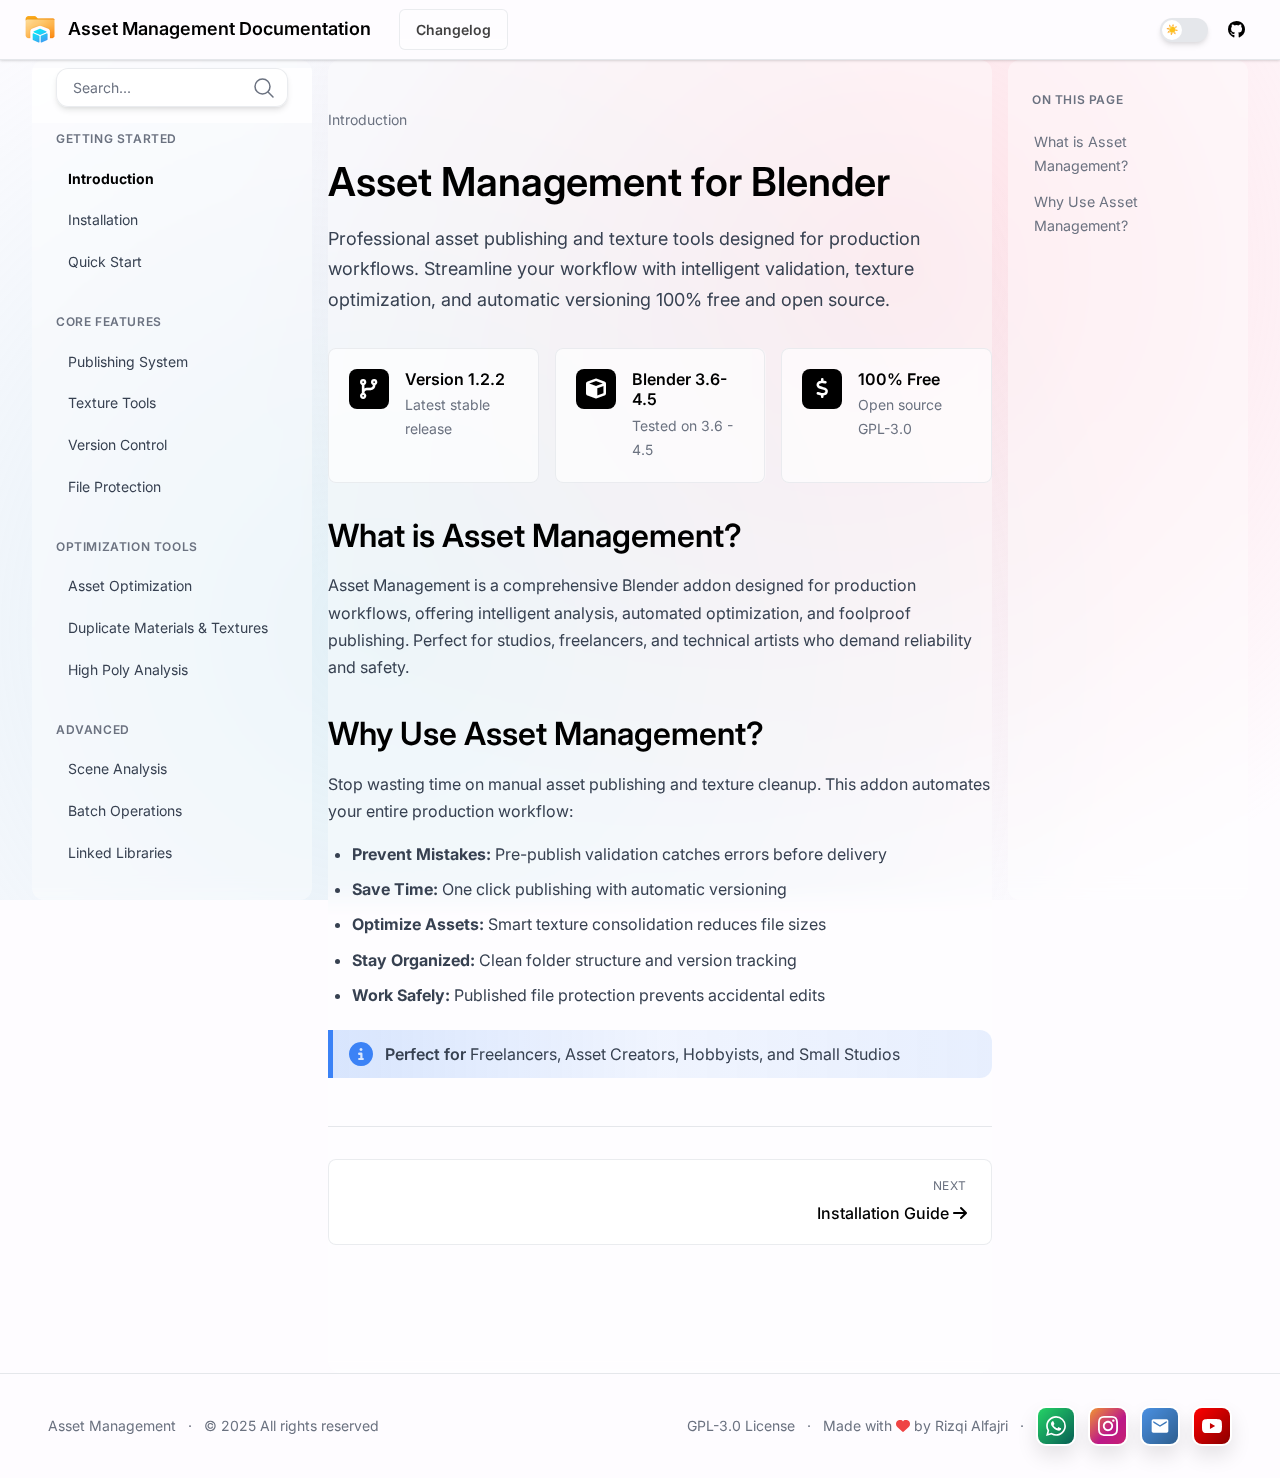
<file: index.html>
<!DOCTYPE html>
<html lang="en">
<head>
    <meta charset="UTF-8">
    <meta name="viewport" content="width=device-width, initial-scale=1.0">
    <meta name="description" content="Comprehensive Asset Management documentation for Blender - Professional asset publishing and texture tools">
    <title>Asset Management Documentation</title>
    
    <!-- Favicon -->
    <link rel="icon" type="image/png" href="icon/logo.png">
    
    <!-- Critical Inline CSS for Preloader (ensures immediate display) -->
    <style>
        #preloader{position:fixed;inset:0;width:100%;height:100%;background-color:#fefcff;background-image:radial-gradient(circle at 30% 70%,rgba(173,216,230,.35),transparent 70%),radial-gradient(circle at 70% 30%,rgba(255,182,193,.4),transparent 60%);z-index:9999;display:flex;align-items:center;justify-content:center;transition:opacity .2s ease-in-out}#preloader.hidden{opacity:0;pointer-events:none;visibility:hidden}.three-body{--uib-size:35px;--uib-speed:.8s;--uib-color:#3498db;position:relative;display:inline-block;height:var(--uib-size);width:var(--uib-size);animation:spin78236 calc(var(--uib-speed) * 1.5) infinite linear}.three-body__dot{position:absolute;height:100%;width:30%}.three-body__dot:after{content:'';position:absolute;width:100%;padding-bottom:100%;background-color:var(--uib-color);border-radius:50%}.three-body__dot:nth-child(1){bottom:5%;left:0;transform:rotate(60deg);transform-origin:50% 85%}.three-body__dot:nth-child(1)::after{bottom:0;animation:wobble1 var(--uib-speed) infinite ease-in-out;animation-delay:calc(var(--uib-speed) * -.3)}.three-body__dot:nth-child(2){bottom:5%;right:0;transform:rotate(-60deg);transform-origin:50% 85%}.three-body__dot:nth-child(2)::after{bottom:0;animation:wobble1 var(--uib-speed) infinite calc(var(--uib-speed) * -.15) ease-in-out}.three-body__dot:nth-child(3){bottom:-5%;left:0;transform:translateX(116.666%)}.three-body__dot:nth-child(3)::after{top:0;animation:wobble2 var(--uib-speed) infinite ease-in-out}@keyframes spin78236{to{transform:rotate(360deg)}}@keyframes wobble1{0%,100%{transform:translateY(0%) scale(1);opacity:1}50%{transform:translateY(-66%) scale(.65);opacity:.8}}@keyframes wobble2{0%,100%{transform:translateY(0%) scale(1);opacity:1}50%{transform:translateY(66%) scale(.65);opacity:.8}}
    </style>
    
    <!-- Modular CSS (5 Files) -->
    <link rel="stylesheet" href="css/main.css">
    
    <!-- External Fonts & Icons -->
    <link rel="preconnect" href="https://fonts.googleapis.com">
    <link rel="preconnect" href="https://fonts.gstatic.com" crossorigin>
    <link href="https://fonts.googleapis.com/css2?family=Inter:wght@300;400;500;600;700&display=swap" rel="stylesheet">
    <link rel="stylesheet" href="https://cdnjs.cloudflare.com/ajax/libs/font-awesome/6.4.0/css/all.min.css">
</head>
<body>
    <!-- ==================== -->
    <!-- PRELOADER -->
    <!-- ==================== -->
    <div id="preloader">
        <div class="three-body">
            <div class="three-body__dot"></div>
            <div class="three-body__dot"></div>
            <div class="three-body__dot"></div>
        </div>
    </div>

    <!-- ==================== -->
    <!-- DOCUMENTATION PAGE -->
    <!-- ==================== -->
    <div id="documentation" class="page active">
        
        <!-- ==================== -->
        <!-- HEADER (Fixed Top) -->
        <!-- ==================== -->
        <header class="header">
            <div class="header-container">
                <div class="header-left">
                    <label class="sidebar-toggle" for="sidebarToggle">
                        <input type="checkbox" id="sidebarToggle" />
                        <svg viewBox="0 0 32 32">
                            <path class="line line-top-bottom" d="M27 10 13 10C10.8 10 9 8.2 9 6 9 3.5 10.8 2 13 2 15.2 2 17 3.8 17 6L17 26C17 28.2 18.8 30 21 30 23.2 30 25 28.2 25 26 25 23.8 23.2 22 21 22L7 22"></path>
                            <path class="line" d="M7 16 27 16"></path>
                        </svg>
                    </label>
                    <a href="javascript:void(0)" onclick="navigateTo('home')" class="logo">
                        <img src="icon/logo.png" alt="Asset Management Logo" class="logo-icon">
                        <span>Asset Management Documentation</span>
                    </a>
                    <a href="changelog.html" class="changelog-link">Changelog</a>
                </div>
                <div class="header-right">
                    <label class="theme-toggle-wrapper">
                        <input class="theme-toggle-input" id="themeToggle" type="checkbox" aria-label="Toggle dark mode" />
                        <div class="theme-toggle-slider"></div>
                    </label>
                    <a href="https://github.com/alfajririzqi/asset_management" target="_blank" class="github-link" title="View on GitHub">
                        <i class="fab fa-github"></i>
                    </a>
                </div>
            </div>
        </header>

        <!-- ==================== -->
        <!-- MAIN LAYOUT (3-Column Grid) -->
        <!-- ==================== -->
        <div class="main-layout">
            
            <!-- ==================== -->
            <!-- SIDEBAR (Left Column) -->
            <!-- ==================== -->
            <aside class="sidebar" id="sidebar">
                <div class="sidebar-content">
                    <!-- Search Bar -->
                    <div class="search-container">
                        <div class="search-box">
                            <input type="search" id="searchInput" placeholder="Search..." class="search-input" />
                            <svg class="search-icon" stroke="currentColor" stroke-width="1.5" viewBox="0 0 24 24" fill="none" xmlns="http://www.w3.org/2000/svg">
                                <path d="m21 21-5.197-5.197m0 0A7.5 7.5 0 1 0 5.196 5.196a7.5 7.5 0 0 0 10.607 10.607Z" stroke-linejoin="round" stroke-linecap="round"></path>
                            </svg>
                        </div>
                    </div>

                    <nav class="sidebar-nav">
                        <div class="nav-section">
                            <h3 class="nav-section-title">Getting Started</h3>
                            <ul class="nav-list">
                                <li><a href="javascript:void(0)" onclick="navigateTo('introduction')" class="nav-link" data-section="introduction">Introduction</a></li>
                                <li><a href="javascript:void(0)" onclick="navigateTo('installation')" class="nav-link" data-section="installation">Installation</a></li>
                                <li><a href="javascript:void(0)" onclick="navigateTo('quick-start')" class="nav-link" data-section="quick-start">Quick Start</a></li>
                            </ul>
                        </div>
                        <div class="nav-section">
                            <h3 class="nav-section-title">Core Features</h3>
                            <ul class="nav-list">
                                <li><a href="javascript:void(0)" onclick="navigateTo('publishing')" class="nav-link" data-section="publishing">Publishing System</a></li>
                                <li><a href="javascript:void(0)" onclick="navigateTo('texture-tools')" class="nav-link" data-section="texture-tools">Texture Tools</a></li>
                                <li><a href="javascript:void(0)" onclick="navigateTo('versioning')" class="nav-link" data-section="versioning">Version Control</a></li>
                                <li><a href="javascript:void(0)" onclick="navigateTo('file-protection')" class="nav-link" data-section="file-protection">File Protection</a></li>
                            </ul>
                        </div>
                        <div class="nav-section">
                            <h3 class="nav-section-title">Optimization Tools</h3>
                            <ul class="nav-list">
                                <li><a href="javascript:void(0)" onclick="navigateTo('asset-optimization')" class="nav-link" data-section="asset-optimization">Asset Optimization</a></li>
                                <li><a href="javascript:void(0)" onclick="navigateTo('duplicate-finder')" class="nav-link" data-section="duplicate-finder">Duplicate Materials & Textures</a></li>
                                <li><a href="javascript:void(0)" onclick="navigateTo('high-poly-check')" class="nav-link" data-section="high-poly-check">High Poly Analysis</a></li>
                            </ul>
                        </div>
                        <div class="nav-section">
                            <h3 class="nav-section-title">Advanced</h3>
                            <ul class="nav-list">
                                <li><a href="javascript:void(0)" onclick="navigateTo('scene-analysis')" class="nav-link" data-section="scene-analysis">Scene Analysis</a></li>
                                <li><a href="javascript:void(0)" onclick="navigateTo('batch-operations')" class="nav-link" data-section="batch-operations">Batch Operations</a></li>
                                <li><a href="javascript:void(0)" onclick="navigateTo('linked-libraries')" class="nav-link" data-section="linked-libraries">Linked Libraries</a></li>
                            </ul>
                        </div>
                        <div class="nav-section">
                            <h3 class="nav-section-title">Help</h3>
                            <ul class="nav-list">
                                <li><a href="javascript:void(0)" onclick="navigateTo('faq')" class="nav-link" data-section="faq">FAQ</a></li>
                                <li><a href="javascript:void(0)" onclick="navigateTo('troubleshooting')" class="nav-link" data-section="troubleshooting">Troubleshooting</a></li>
                            </ul>
                        </div>
                    </nav>
                </div>
            </aside>

            <!-- ==================== -->
            <!-- MAIN CONTENT (Center Column) -->
            <!-- ==================== -->
            <main class="content" id="mainContent">
                <div class="content-wrapper">
                    <!-- Content sections will be loaded here dynamically -->
                    <noscript>
                        <section class="doc-section">
                            <h1>Enable JavaScript</h1>
                            <p>This documentation site requires JavaScript to load content. Please enable JavaScript in your browser.</p>
                        </section>
                    </noscript>
                </div>
            </main>

            <!-- ==================== -->
            <!-- TABLE OF CONTENTS (Right Column) -->
            <!-- ==================== -->
            <aside class="toc">
                <div class="toc-content">
                    <h4>On this page</h4>
                    <nav class="toc-nav" id="tocNav">
                        <!-- Will be populated by JavaScript -->
                    </nav>
                </div>
            </aside>
        </div>

        <!-- ==================== -->
        <!-- FOOTER (Full Width) -->
        <!-- ==================== -->
        <footer class="footer">
            <div class="footer-container">
                <div class="footer-left">
                    <span>Asset Management</span>
                    <span>·</span>
                    <span>© 2025 All rights reserved</span>
                </div>
                <div class="footer-right">
                    <a href="https://github.com/alfajririzqi/asset_management/blob/main/LICENSE" target="_blank">GPL-3.0 License</a>
                    <span>·</span>
                    <span>Made with <i class="fas fa-heart"></i> by <a href="https://github.com/alfajririzqi" target="_blank">Rizqi Alfajri</a></span>
                    <span>·</span>
                    <ul class="social-icons">
                        <li class="icon-content">
                            <a data-social="whatsapp" aria-label="WhatsApp" href="https://wa.me/6289513170863" target="_blank">
                                <div class="filled"></div>
                                <svg viewBox="0 0 24 24" fill="currentColor">
                                    <path d="M17.472 14.382c-.297-.149-1.758-.867-2.03-.967-.273-.099-.471-.148-.67.15-.197.297-.767.966-.94 1.164-.173.199-.347.223-.644.075-.297-.15-1.255-.463-2.39-1.475-.883-.788-1.48-1.761-1.653-2.059-.173-.297-.018-.458.13-.606.134-.133.298-.347.446-.52.149-.174.198-.298.298-.497.099-.198.05-.371-.025-.52-.075-.149-.669-1.612-.916-2.207-.242-.579-.487-.5-.669-.51-.173-.008-.371-.01-.57-.01-.198 0-.52.074-.792.372-.272.297-1.04 1.016-1.04 2.479 0 1.462 1.065 2.875 1.213 3.074.149.198 2.096 3.2 5.077 4.487.709.306 1.262.489 1.694.625.712.227 1.36.195 1.871.118.571-.085 1.758-.719 2.006-1.413.248-.694.248-1.289.173-1.413-.074-.124-.272-.198-.57-.347m-5.421 7.403h-.004a9.87 9.87 0 01-5.031-1.378l-.361-.214-3.741.982.998-3.648-.235-.374a9.86 9.86 0 01-1.51-5.26c.001-5.45 4.436-9.884 9.888-9.884 2.64 0 5.122 1.03 6.988 2.898a9.825 9.825 0 012.893 6.994c-.003 5.45-4.437 9.884-9.885 9.884m8.413-18.297A11.815 11.815 0 0012.05 0C5.495 0 .16 5.335.157 11.892c0 2.096.547 4.142 1.588 5.945L.057 24l6.305-1.654a11.882 11.882 0 005.683 1.448h.005c6.554 0 11.89-5.335 11.893-11.893a11.821 11.821 0 00-3.48-8.413Z"/>
                                </svg>
                            </a>
                            <div class="tooltip">WhatsApp</div>
                        </li>
                        <li class="icon-content">
                            <a data-social="instagram" aria-label="Instagram" href="https://www.instagram.com/rafpictures_id/" target="_blank">
                                <div class="filled"></div>
                                <svg viewBox="0 0 24 24" fill="currentColor">
                                    <path d="M12 2.163c3.204 0 3.584.012 4.85.07 3.252.148 4.771 1.691 4.919 4.919.058 1.265.069 1.645.069 4.849 0 3.205-.012 3.584-.069 4.849-.149 3.225-1.664 4.771-4.919 4.919-1.266.058-1.644.07-4.85.07-3.204 0-3.584-.012-4.849-.07-3.26-.149-4.771-1.699-4.919-4.92-.058-1.265-.07-1.644-.07-4.849 0-3.204.013-3.583.07-4.849.149-3.227 1.664-4.771 4.919-4.919 1.266-.057 1.645-.069 4.849-.069zm0-2.163c-3.259 0-3.667.014-4.947.072-4.358.2-6.78 2.618-6.98 6.98-.059 1.281-.073 1.689-.073 4.948 0 3.259.014 3.668.072 4.948.2 4.358 2.618 6.78 6.98 6.98 1.281.058 1.689.072 4.948.072 3.259 0 3.668-.014 4.948-.072 4.354-.2 6.782-2.618 6.979-6.98.059-1.28.073-1.689.073-4.948 0-3.259-.014-3.667-.072-4.947-.196-4.354-2.617-6.78-6.979-6.98-1.281-.059-1.69-.073-4.949-.073zm0 5.838c-3.403 0-6.162 2.759-6.162 6.162s2.759 6.163 6.162 6.163 6.162-2.759 6.162-6.163c0-3.403-2.759-6.162-6.162-6.162zm0 10.162c-2.209 0-4-1.79-4-4 0-2.209 1.791-4 4-4s4 1.791 4 4c0 2.21-1.791 4-4 4zm6.406-11.845c-.796 0-1.441.645-1.441 1.44s.645 1.44 1.441 1.44c.795 0 1.439-.645 1.439-1.44s-.644-1.44-1.439-1.44z"/>
                                </svg>
                            </a>
                            <div class="tooltip">Instagram</div>
                        </li>
                        <li class="icon-content">
                            <a data-social="email" aria-label="Email" href="mailto:alfajririzqi@gmail.com" target="_blank">
                                <div class="filled"></div>
                                <svg viewBox="0 0 24 24" fill="currentColor">
                                    <path d="M20 4H4c-1.1 0-1.99.9-1.99 2L2 18c0 1.1.9 2 2 2h16c1.1 0 2-.9 2-2V6c0-1.1-.9-2-2-2zm0 4l-8 5-8-5V6l8 5 8-5v2z"/>
                                </svg>
                            </a>
                            <div class="tooltip">Email</div>
                        </li>
                        <li class="icon-content">
                            <a data-social="youtube" aria-label="YouTube" href="https://www.youtube.com/@rafpictures_studios" target="_blank">
                                <div class="filled"></div>
                                <svg viewBox="0 0 24 24" fill="currentColor">
                                    <path d="M23.498 6.186a3.016 3.016 0 0 0-2.122-2.136C19.505 3.545 12 3.545 12 3.545s-7.505 0-9.377.505A3.017 3.017 0 0 0 .502 6.186C0 8.07 0 12 0 12s0 3.93.502 5.814a3.016 3.016 0 0 0 2.122 2.136c1.871.505 9.376.505 9.376.505s7.505 0 9.377-.505a3.015 3.015 0 0 0 2.122-2.136C24 15.93 24 12 24 12s0-3.93-.502-5.814zM9.545 15.568V8.432L15.818 12l-6.273 3.568z"/>
                                </svg>
                            </a>
                            <div class="tooltip">YouTube</div>
                        </li>
                    </ul>
                </div>
            </div>
        </footer>
    </div>

    <!-- ==================== -->
    <!-- CONTENT TEMPLATES (Hidden) -->
    <!-- ==================== -->
    <div id="content-templates" style="display: none;">
        <!-- Homepage Template -->
        <template id="template-home">
            <section id="home" class="doc-section homepage-section">
                <div class="homepage-hero">
                    <span class="hero-badge">
                        <span class="badge-dot"></span>
                        New Release v1.2.2
                    </span>
                    <h1 class="hero-title">Asset Management Documentation</h1>
                    <p class="hero-description">Comprehensive Blender addon documentation covering professional asset publishing, texture optimization, version control, and production workflows</p>
                    <div class="hero-actions">
                        <a href="javascript:void(0)" onclick="navigateTo('introduction')" class="btn-hero-primary">Introduction</a>
                        <span class="hero-separator">or</span>
                        <a href="javascript:void(0)" onclick="navigateTo('installation')" class="btn-hero-secondary">Get Started</a>
                    </div>
                </div>

                <div class="homepage-categories">
                    <h2 class="categories-title">Explore by categories</h2>
                    <div class="category-grid">
                        <a href="javascript:void(0)" onclick="navigateTo('installation')" class="category-card">
                            <div class="category-icon">
                                <i class="fas fa-rocket"></i>
                            </div>
                            <h3 class="category-title">Getting Started</h3>
                            <p class="category-description">Learn installation, setup, and first time publishing workflow.</p>
                        </a>
                        <a href="javascript:void(0)" onclick="navigateTo('publishing')" class="category-card">
                            <div class="category-icon">
                                <i class="fas fa-paper-plane"></i>
                            </div>
                            <h3 class="category-title">Publishing System</h3>
                            <p class="category-description">Pre-publish validation, versioning modes, and clean delivery structure.</p>
                        </a>
                        <a href="javascript:void(0)" onclick="navigateTo('texture-tools')" class="category-card">
                            <div class="category-icon">
                                <i class="fas fa-image"></i>
                            </div>
                            <h3 class="category-title">Texture Tools</h3>
                            <p class="category-description">Resolution downgrade, format conversion, and duplicate consolidation.</p>
                        </a>
                        <a href="javascript:void(0)" onclick="navigateTo('versioning')" class="category-card">
                            <div class="category-icon">
                                <i class="fas fa-code-branch"></i>
                            </div>
                            <h3 class="category-title">Version Control</h3>
                            <p class="category-description">Auto-increment versioning, descriptions, and restore system.</p>
                        </a>
                    </div>
                </div>
            </section>
        </template>

        <!-- Introduction Section -->
        <template id="template-introduction">
            <section id="introduction" class="doc-section">
                <div class="breadcrumb">
                    <span>Introduction</span>
                </div>
                <h1>Asset Management for Blender</h1>
                <p class="lead">Professional asset publishing and texture tools designed for production workflows. Streamline your workflow with intelligent validation, texture optimization, and automatic versioning 100% free and open source.</p>
                
                <div class="info-cards">
                    <div class="info-card">
                        <div class="info-card-icon">
                            <i class="fas fa-code-branch"></i>
                        </div>
                        <div class="info-card-content">
                            <h4>Version 1.2.2</h4>
                            <p>Latest stable release</p>
                        </div>
                    </div>
                    <div class="info-card">
                        <div class="info-card-icon">
                            <i class="fas fa-cube"></i>
                        </div>
                        <div class="info-card-content">
                            <h4>Blender 3.6-4.5</h4>
                            <p>Tested on 3.6 - 4.5</p>
                        </div>
                    </div>
                    <div class="info-card">
                        <div class="info-card-icon">
                            <i class="fas fa-dollar-sign"></i>
                        </div>
                        <div class="info-card-content">
                            <h4>100% Free</h4>
                            <p>Open source GPL-3.0</p>
                        </div>
                    </div>
                </div>

                <h2>What is Asset Management?</h2>
                <p>Asset Management is a comprehensive Blender addon designed for production workflows, offering intelligent analysis, automated optimization, and foolproof publishing. Perfect for studios, freelancers, and technical artists who demand reliability and safety.</p>

                <h2>Why Use Asset Management?</h2>
                <p>Stop wasting time on manual asset publishing and texture cleanup. This addon automates your entire production workflow:</p>
                <ul>
                    <li><strong>Prevent Mistakes:</strong> Pre-publish validation catches errors before delivery</li>
                    <li><strong>Save Time:</strong> One click publishing with automatic versioning</li>
                    <li><strong>Optimize Assets:</strong> Smart texture consolidation reduces file sizes</li>
                    <li><strong>Stay Organized:</strong> Clean folder structure and version tracking</li>
                    <li><strong>Work Safely:</strong> Published file protection prevents accidental edits</li>
                </ul>

                <div class="callout callout-info">
                    <div class="callout-icon">
                        <i class="fas fa-info-circle"></i>
                    </div>
                    <div class="callout-content">
                        <p><strong>Perfect for</strong> Freelancers, Asset Creators, Hobbyists, and Small Studios</p>
                    </div>
                </div>

                <div class="doc-navigation">
                    <a href="javascript:void(0)" onclick="navigateTo('installation')" class="doc-nav-btn doc-nav-next">
                        <span>Next</span>
                        <strong>Installation Guide <i class="fas fa-arrow-right"></i></strong>
                    </a>
                </div>
            </section>
        </template>

        <!-- Installation Section -->
        <template id="template-installation">
            <section id="installation" class="doc-section">
                <div class="breadcrumb">
                    <span>Getting Started</span>
                    <span>/</span>
                    <span>Installation</span>
                </div>
                <h1>Installation Guide</h1>
                <p class="lead">Get started in minutes with these simple steps. Asset Management works on Windows, macOS, and Linux with Blender 3.6 or higher.</p>

                <h2>Prerequisites</h2>
                <div class="table-wrapper">
                    <table>
                        <thead>
                            <tr>
                                <th>Requirement</th>
                                <th>Version</th>
                                <th>Notes</th>
                            </tr>
                        </thead>
                        <tbody>
                            <tr>
                                <td>Blender</td>
                                <td>3.6+</td>
                                <td>Tested on 3.6 - 4.5</td>
                            </tr>
                            <tr>
                                <td>Python</td>
                                <td>3.10+</td>
                                <td>Bundled with Blender</td>
                            </tr>
                            <tr>
                                <td>OS</td>
                                <td>Any</td>
                                <td>Windows, macOS, Linux</td>
                            </tr>
                        </tbody>
                    </table>
                </div>

                <h2>Installation Steps</h2>

                <div class="steps-container">
                    <h3>1. Download the Addon</h3>
                    <p>Download the latest release ZIP file from the GitHub repository.</p>
                    <div class="code-block">
                        <code>asset_management-v1.2.2.zip</code>
                        <button class="copy-btn" data-copy="https://github.com/alfajririzqi/asset_management/releases">
                            <i class="fas fa-external-link-alt"></i>
                        </button>
                    </div>
                    <div class="callout callout-tip">
                        <div class="callout-icon">
                            <i class="fas fa-lightbulb"></i>
                        </div>
                        <div class="callout-content">
                            <p>Always download from the official <a href="https://github.com/alfajririzqi/asset_management/releases" target="_blank">GitHub Releases</a> page to ensure you get the latest version.</p>
                        </div>
                    </div>

                    <h3>2. Open Blender Preferences</h3>
                    <p>In Blender, navigate to Edit → Preferences → Add-ons</p>
                    <div class="callout callout-tip">
                        <div class="callout-icon">
                            <i class="fas fa-keyboard"></i>
                        </div>
                        <div class="callout-content">
                            <p>Keyboard Shortcut: <kbd>Ctrl</kbd> + <kbd>Alt</kbd> + <kbd>U</kbd> (Windows/Linux) or <kbd>Cmd</kbd> + <kbd>,</kbd> (macOS)</p>
                        </div>
                    </div>

                    <h3>3. Install the Addon</h3>
                    <p>Click the "Install..." button, select the downloaded ZIP file, and click "Install Add-on"</p>
                    <div class="callout callout-warning">
                        <div class="callout-icon">
                            <i class="fas fa-exclamation-triangle"></i>
                        </div>
                        <div class="callout-content">
                            <p><strong>Important:</strong> Do NOT extract the ZIP file. Blender will handle the installation automatically.</p>
                        </div>
                    </div>

                    <h3>4. Enable the Addon</h3>
                    <p>Search for "Asset Management" in the add-ons list and enable the checkbox next to it.</p>
                    <div class="callout callout-success">
                        <div class="callout-icon">
                            <i class="fas fa-check-circle"></i>
                        </div>
                        <div class="callout-content">
                            <p>Addon is now ready! Access it from the N-panel → Asset Management tab</p>
                        </div>
                    </div>
                </div>

                <div class="doc-navigation">
                    <a href="javascript:void(0)" onclick="navigateTo('introduction')" class="doc-nav-btn doc-nav-prev">
                        <span>Previous</span>
                        <strong><i class="fas fa-arrow-left"></i> Introduction</strong>
                    </a>
                    <a href="javascript:void(0)" onclick="navigateTo('quick-start')" class="doc-nav-btn doc-nav-next">
                        <span>Next</span>
                        <strong>Quick Start <i class="fas fa-arrow-right"></i></strong>
                    </a>
                </div>
            </section>
        </template>

        <!-- Quick Start Section -->
        <template id="template-quick-start">
            <section id="quick-start" class="doc-section">
                <div class="breadcrumb">
                    <span>Getting Started</span>
                    <span>/</span>
                    <span>Quick Start</span>
                </div>
                <h1>Quick Start Guide</h1>
                <p class="lead">Learn the basics and start publishing assets in under 5 minutes.</p>

                <h2>First-Time Setup</h2>
                <p>Before publishing your first asset, you need to configure the addon:</p>

                <h3>1. Set Publish Path</h3>
                <p>Navigate to the Publishing Panel in the N-panel and click "Publish Path" to choose your output directory.</p>
                <div class="code-block">
                    <code>Example: D:/Projects/Published_Assets/</code>
                </div>

                <h3>2. Organize Asset Structure</h3>
                <p>Your working files should follow this structure for optimal results:</p>
                <div class="code-block">
<code>Chair/
├── Chair.blend
└── textures/          ← Important: textures must be in this folder
    ├── BaseColor.png
    ├── Normal.png
    └── Roughness.png</code>
                </div>
                <div class="callout callout-warning">
                    <div class="callout-icon">
                        <i class="fas fa-exclamation-triangle"></i>
                    </div>
                    <div class="callout-content">
                        <p><strong>Important:</strong> Textures must be in a folder named "textures" for proper publishing.</p>
                    </div>
                </div>

                <h2>Publishing Workflow</h2>
                
                <div class="steps-container">
                    <h3>1. Validate</h3>
                    <p>Click <strong>"Check Publish Readiness"</strong> to run pre-publish validation checks.</p>

                    <h3>2. Review Results</h3>
                    <ul>
                        <li><span class="badge badge-success">Green</span> Ready to publish - all checks passed</li>
                        <li><span class="badge badge-warning">Yellow</span> Can be force-published - non-critical issues</li>
                        <li><span class="badge badge-error">Red</span> Must fix - critical issues that block publishing</li>
                    </ul>

                    <h3>3. Choose Publishing Mode</h3>
                    <ul>
                        <li><strong>Overwrite Mode:</strong> Always replaces existing file (good for updates)</li>
                        <li><strong>Versioning Mode:</strong> Creates incremental versions (v001, v002...)</li>
                    </ul>

                    <h3>4. Publish</h3>
                    <p>Click <strong>"Publish Asset"</strong> or enable <strong>"Force Publish"</strong> to bypass warnings.</p>
                </div>

                <h2>Output Examples</h2>
                <h3>Overwrite Mode</h3>
                <div class="code-block">
<code>PublishPath/Chair/
├── Chair.blend         ← Always updated (same filename)
└── textures/
    ├── BaseColor.png
    └── Normal.png</code>
                </div>

                <h3>Versioning Mode</h3>
                <div class="code-block">
<code>PublishPath/Chair/
├── Chair_v001.blend    ← Version 1
├── Chair_v002.blend    ← Version 2
├── Chair_v003.blend    ← Latest version
└── textures/           ← Shared textures folder
    ├── BaseColor.png
    └── Normal.png</code>
                </div>

                <div class="callout callout-info">
                    <div class="callout-icon">
                        <i class="fas fa-info-circle"></i>
                    </div>
                    <div class="callout-content">
                        <p><strong>Note:</strong> Textures are always in a shared folder, not versioned separately. Only .blend files are versioned.</p>
                    </div>
                </div>

                <div class="doc-navigation">
                    <a href="javascript:void(0)" onclick="navigateTo('installation')" class="doc-nav-btn doc-nav-prev">
                        <span>Previous</span>
                        <strong><i class="fas fa-arrow-left"></i> Installation</strong>
                    </a>
                    <a href="javascript:void(0)" onclick="navigateTo('publishing')" class="doc-nav-btn doc-nav-next">
                        <span>Next</span>
                        <strong>Publishing System <i class="fas fa-arrow-right"></i></strong>
                    </a>
                </div>
            </section>
        </template>

        <!-- Publishing Section -->
        <template id="template-publishing">
            <section id="publishing" class="doc-section">
                <div class="breadcrumb">
                    <span>Core Features</span>
                    <span>/</span>
                    <span>Publishing System</span>
                </div>
                <h1>Publishing System</h1>
                <p class="lead">Professional asset publishing with intelligent validation, automatic versioning, and foolproof delivery workflows.</p>

                <h2>Pre-Publish Validation</h2>
                <p>Before publishing, the addon runs comprehensive checks to ensure your asset is production-ready:</p>
                <ul>
                    <li><strong>Texture Folder Verification:</strong> Confirms textures are in the correct folder structure</li>
                    <li><strong>Missing Texture Detection:</strong> Identifies broken or missing texture paths</li>
                    <li><strong>External Texture Warnings:</strong> Alerts about textures outside the project folder</li>
                    <li><strong>Orphan Data Checks:</strong> Finds unused data blocks that bloat file size</li>
                    <li><strong>Packed Texture Alerts:</strong> Warns about packed textures that should be external</li>
                </ul>

                <h2>Validation States</h2>
                <div class="table-wrapper">
                    <table>
                        <thead>
                            <tr>
                                <th>Status</th>
                                <th>Color</th>
                                <th>Meaning</th>
                            </tr>
                        </thead>
                        <tbody>
                            <tr>
                                <td>Ready</td>
                                <td><span class="badge badge-success">Green</span></td>
                                <td>All checks passed - safe to publish</td>
                            </tr>
                            <tr>
                                <td>Warning</td>
                                <td><span class="badge badge-warning">Yellow</span></td>
                                <td>Non-critical issues - can force publish</td>
                            </tr>
                            <tr>
                                <td>Error</td>
                                <td><span class="badge badge-error">Red</span></td>
                                <td>Critical issues - must fix before publishing</td>
                            </tr>
                        </tbody>
                    </table>
                </div>

                <h2>Publishing Features</h2>
                <h3>Force Publish Mode</h3>
                <p>Bypass non-critical warnings when you need to publish quickly. Critical errors still block publishing to prevent disasters.</p>

                <h3>Automatic Versioning</h3>
                <p>Two modes available:</p>
                <ul>
                    <li><strong>Overwrite Mode:</strong> Always replaces the existing file (e.g., <code>Chair.blend</code>)</li>
                    <li><strong>Versioning Mode:</strong> Creates incremental versions (e.g., <code>Chair_v001.blend</code>, <code>Chair_v002.blend</code>)</li>
                </ul>

                <h3>Clean Delivery Structure</h3>
                <p>Published assets follow this organized structure:</p>
                <div class="code-block">
<code>PublishPath/
└── AssetName/
    ├── AssetName.blend (or AssetName_v001.blend)
    ├── AssetName_v002.blend (if versioning enabled)
    └── textures/
        ├── BaseColor.png
        ├── Normal.png
        └── Roughness.png</code>
                </div>

                <h3>Centralized Logging</h3>
                <p>All publishing activity is logged in <code>.publish_activity.log</code> in your publish directory for audit trails and debugging.</p>

                <h2>Linked Library Support</h2>
                <p>Optionally include linked libraries when publishing:</p>
                <ul>
                    <li>Scan & validate library paths automatically</li>
                    <li>Deep copy library assets with textures</li>
                    <li>Structure mirroring preserves folder hierarchy</li>
                    <li>External library detection for different drives</li>
                </ul>

                <div class="callout callout-warning">
                    <div class="callout-icon">
                        <i class="fas fa-exclamation-triangle"></i>
                    </div>
                    <div class="callout-content">
                        <p><strong>Limitation:</strong> Currently supports only 1 level of nesting. Link-in-link (nested libraries) is planned for v2.0 PRO.</p>
                    </div>
                </div>

                <div class="doc-navigation">
                    <a href="javascript:void(0)" onclick="navigateTo('quick-start')" class="doc-nav-btn doc-nav-prev">
                        <span>Previous</span>
                        <strong><i class="fas fa-arrow-left"></i> Quick Start</strong>
                    </a>
                    <a href="javascript:void(0)" onclick="navigateTo('texture-tools')" class="doc-nav-btn doc-nav-next">
                        <span>Next</span>
                        <strong>Texture Tools <i class="fas fa-arrow-right"></i></strong>
                    </a>
                </div>
            </section>
        </template>

        <!-- Texture Tools Section -->
        <template id="template-texture-tools">
            <section id="texture-tools" class="doc-section">
                <div class="breadcrumb">
                    <span>Core Features</span>
                    <span>/</span>
                    <span>Texture Tools</span>
                </div>
                <h1>Texture Tools</h1>
                <p class="lead">Powerful texture optimization and management tools to reduce file sizes and streamline your workflow.</p>

                <h2>Texture Optimization</h2>
                <h3>Downgrade/Restore Resolution</h3>
                <p>Quickly adjust texture resolution for different use cases:</p>
                <ul>
                    <li><strong>Downgrade:</strong> Reduce texture sizes (4K → 2K → 1K → 512px)</li>
                    <li><strong>Restore:</strong> Return to original full resolution</li>
                    <li><strong>Smart Scaling:</strong> Maintains aspect ratios and quality</li>
                </ul>

                <div class="callout callout-tip">
                    <div class="callout-icon">
                        <i class="fas fa-lightbulb"></i>
                    </div>
                    <div class="callout-content">
                        <p><strong>Use Cases:</strong> Web previews (512px), Game assets (1K-2K), Archival (4K+)</p>
                    </div>
                </div>

                <h3>Format Conversion</h3>
                <p>Convert between PNG and JPEG formats:</p>
                <ul>
                    <li><strong>PNG:</strong> Lossless compression, supports transparency</li>
                    <li><strong>JPEG:</strong> Smaller file size, no transparency</li>
                </ul>

                <h3>Consolidate Duplicates</h3>
                <p>Automatically detect and merge duplicate textures to reduce file bloat and improve performance.</p>

                <h3>Cleanup Unused Textures</h3>
                <p>Remove unused textures from your project with one click. Safely identifies and deletes textures not referenced by any material.</p>

                <h2>Statistics Display</h2>
                <p>Real-time texture metrics in the panel:</p>
                <ul>
                    <li><strong>Total Texture Count:</strong> Number of textures in the scene</li>
                    <li><strong>External Textures Warning:</strong> Textures outside project folder</li>
                    <li><strong>Unused Textures Count:</strong> Textures not used by any material</li>
                    <li><strong>Packed Textures Tracking:</strong> Embedded textures in .blend file</li>
                </ul>

                <h2>Batch Rename Tools</h2>
                <h3>Find & Replace</h3>
                <p>Search and replace patterns in texture names with multiple rules support.</p>

                <h3>Prefix/Suffix</h3>
                <p>Add consistent naming conventions:</p>
                <div class="code-block">
<code>Before: BaseColor.png, Normal.png
Prefix "T_": T_BaseColor.png, T_Normal.png
Suffix "_01": BaseColor_01.png, Normal_01.png</code>
                </div>

                <h3>Auto-Correct Maps</h3>
                <p>Smart texture type detection automatically fixes common naming issues:</p>
                <ul>
                    <li>Diff → basecolor</li>
                    <li>Normal_map → normal</li>
                    <li>Rough → roughness</li>
                </ul>

                <h3>Batch File Save</h3>
                <p>Apply all rename operations to disk files with pattern support for flexible naming conventions.</p>

                <div class="doc-navigation">
                    <a href="javascript:void(0)" onclick="navigateTo('publishing')" class="doc-nav-btn doc-nav-prev">
                        <span>Previous</span>
                        <strong><i class="fas fa-arrow-left"></i> Publishing System</strong>
                    </a>
                    <a href="javascript:void(0)" onclick="navigateTo('versioning')" class="doc-nav-btn doc-nav-next">
                        <span>Next</span>
                        <strong>Version Control <i class="fas fa-arrow-right"></i></strong>
                    </a>
                </div>
            </section>
        </template>

        <!-- Versioning Section -->
        <template id="template-versioning">
            <section id="versioning" class="doc-section">
                <div class="breadcrumb">
                    <span>Core Features</span>
                    <span>/</span>
                    <span>Version Control</span>
                </div>
                <h1>Version Control</h1>
                <p class="lead">Automatic version management with incremental numbering, descriptions, and restore capabilities.</p>

                <h2>Auto-Increment Versioning</h2>
                <p>The addon automatically manages version numbers using the <code>_v###</code> format:</p>
                <div class="code-block">
<code>Chair.blend → Chair_v001.blend
Save again → Chair_v002.blend
Save again → Chair_v003.blend</code>
                </div>

                <h2>Restore System</h2>
                <p>Revert to any previous version quickly and safely:</p>
                <ol>
                    <li>Open the Version Browser</li>
                    <li>Select the version to restore</li>
                    <li>Click "Restore Version"</li>
                    <li>Current file is backed up before restore</li>
                </ol>

                <h2>Version Browser</h2>
                <p>List all versions with detailed information:</p>
                <ul>
                    <li>Version number (v001, v002...)</li>
                    <li>Creation date and time</li>
                    <li>File size</li>
                    <li>Version description</li>
                </ul>

                <h2>Safety Checks</h2>
                <p>The versioning system includes protection against common mistakes:</p>

                <h3>Prevents Versioning Published Files</h3>
                <p>Published files are automatically detected and blocked from versioning to prevent recursive versions like <code>Chair_v001_v001.blend</code></p>

                <div class="callout callout-warning">
                    <div class="callout-icon">
                        <i class="fas fa-exclamation-triangle"></i>
                    </div>
                    <div class="callout-content">
                        <p><strong>Published File Detection:</strong> If you try to version a published file, the addon will show the source file location and block the operation.</p>
                    </div>
                </div>

                <h3>Version Conflict Detection</h3>
                <p>If multiple versions exist with the same number, the addon alerts you and increments to the next available number.</p>

                <div class="doc-navigation">
                    <a href="javascript:void(0)" onclick="navigateTo('texture-tools')" class="doc-nav-btn doc-nav-prev">
                        <span>Previous</span>
                        <strong><i class="fas fa-arrow-left"></i> Texture Tools</strong>
                    </a>
                    <a href="javascript:void(0)" onclick="navigateTo('file-protection')" class="doc-nav-btn doc-nav-next">
                        <span>Next</span>
                        <strong>File Protection <i class="fas fa-arrow-right"></i></strong>
                    </a>
                </div>
            </section>
        </template>

        <!-- File Protection Section -->
        <template id="template-file-protection">
            <section id="file-protection" class="doc-section">
                <div class="breadcrumb">
                    <span>Core Features</span>
                    <span>/</span>
                    <span>File Protection</span>
                </div>
                <h1>File Protection</h1>
                <p class="lead">Work safely with 4-layer auto-detection system that prevents editing published files.</p>

                <h2>4-Layer Auto-Detection System</h2>
                <p>The addon uses multiple detection methods to identify published files:</p>

                <h3>1. File Pattern Detection</h3>
                <p>Recognizes published filename format:</p>
                <div class="code-block">
<code>AssetName_v###.blend  ← Detected as published</code>
                </div>

                <h3>2. Folder Pattern Detection</h3>
                <p>Identifies published directory structure:</p>
                <div class="code-block">
<code>PublishPath/AssetName_v###/  ← Detected as published folder</code>
                </div>

                <h3>3. Log Parsing</h3>
                <p>Checks <code>.publish_activity.log</code> in the publish path to verify if the file was officially published.</p>

                <h3>4. Recursive Search</h3>
                <p>Scans up to 5 parent directories looking for publish logs to catch nested structures.</p>

                <h2>Protection Features</h2>

                <h3>Auto-Detection on File Open</h3>
                <p>No manual validation needed! The addon automatically detects published files when you open them.</p>

                <h3>Blocks All Operations</h3>
                <p>When a published file is detected, all potentially dangerous operations are disabled:</p>
                <ul>
                    <li>❌ Publishing</li>
                    <li>❌ Versioning</li>
                    <li>❌ Texture optimization</li>
                    <li>❌ Batch rename</li>
                    <li>❌ All file modifications</li>
                </ul>

                <h3>Prevents Recursive Versioning</h3>
                <p>Stops accidental creation of double-versioned files:</p>
                <div class="code-block">
<code>❌ Blocked: Chair_v001_v001.blend
✅ Correct: Work on source file, then publish</code>
                </div>

                <h3>Clickable Source Path</h3>
                <p>The warning message shows the source file location. Click to copy the path to clipboard.</p>

                <h3>Published Library Detection</h3>
                <p>Validates linked library files to ensure they aren't published versions.</p>

                <h3>Inline Warnings</h3>
                <p>All 5 panels display clear warning messages when a published file is opened:</p>
                <div class="callout callout-error">
                    <div class="callout-icon">
                        <i class="fas fa-exclamation-triangle"></i>
                    </div>
                    <div class="callout-content">
                        <p><strong>Published File Detected:</strong> Source: D:/Projects/MyAsset/MyAsset.blend - All operations disabled to prevent modifications.</p>
                    </div>
                </div>

                <h3>Performance-Optimized Caching</h3>
                <p>Detection results are cached to avoid repeated file system scans, ensuring smooth performance.</p>

                <h2>How to Work Correctly</h2>
                <ol>
                    <li><strong>Keep source files separate:</strong> Work on source files in your development folder</li>
                    <li><strong>Publish when ready:</strong> Use the publishing system to create deliverable versions</li>
                    <li><strong>Don't edit published files:</strong> If you need changes, modify the source and re-publish</li>
                </ol>

                <div class="callout callout-success">
                    <div class="callout-icon">
                        <i class="fas fa-check-circle"></i>
                    </div>
                    <div class="callout-content">
                        <p><strong>Best Practice:</strong> Maintain clear separation: <code>D:/Projects/</code> (source files) and <code>D:/Published/</code> (delivery files)</p>
                    </div>
                </div>

                <div class="doc-navigation">
                    <a href="javascript:void(0)" onclick="navigateTo('versioning')" class="doc-nav-btn doc-nav-prev">
                        <span>Previous</span>
                        <strong><i class="fas fa-arrow-left"></i> Version Control</strong>
                    </a>
                    <a href="javascript:void(0)" onclick="navigateTo('asset-optimization')" class="doc-nav-btn doc-nav-next">
                        <span>Next</span>
                        <strong>Asset Optimization <i class="fas fa-arrow-right"></i></strong>
                    </a>
                </div>
            </section>
        </template>

        <!-- Scene Analysis, Batch Operations, Linked Libraries, FAQ, and Troubleshooting templates would follow here -->

        <template id="template-scene-analysis">
            <section id="scene-analysis" class="doc-section">
                <div class="breadcrumb">
                    <span>Advanced</span>
                    <span>/</span>
                    <span>Scene Analysis</span>
                </div>
                <h1>Scene Analysis</h1>
                <p class="lead">Deep scan your project to audit assets, materials, textures, and linked libraries before publishing.</p>
                <h2>How to Analyze</h2>
                <ol>
                    <li>Click <strong>"Analyze Scene Deeply"</strong> in the High Poly panel</li>
                    <li>Watch the progress bar (multi-threaded processing)</li>
                    <li>Review the dialog popup with report previews</li>
                    <li>Click <strong>"Switch to Scripting Workspace"</strong></li>
                    <li>View full reports in the Text Editor</li>
                </ol>
                <h2>Reports Generated</h2>
                <ul>
                    <li><strong>Material Usage:</strong> Complete breakdown of materials and their usage across objects</li>
                    <li><strong>Texture Paths:</strong> List of all texture files with full paths and missing file detection</li>
                    <li><strong>Linked Libraries:</strong> Dependencies and external library references</li>
                </ul>
                <div class="doc-navigation">
                    <a href="javascript:void(0)" onclick="navigateTo('file-protection')" class="doc-nav-btn doc-nav-prev">
                        <span>Previous</span>
                        <strong><i class="fas fa-arrow-left"></i> File Protection</strong>
                    </a>
                    <a href="javascript:void(0)" onclick="navigateTo('batch-operations')" class="doc-nav-btn doc-nav-next">
                        <span>Next</span>
                        <strong>Batch Operations <i class="fas fa-arrow-right"></i></strong>
                    </a>
                </div>
            </section>
        </template>

        <template id="template-batch-operations">
            <section id="batch-operations" class="doc-section">
                <div class="breadcrumb">
                    <span>Advanced</span>
                    <span>/</span>
                    <span>Batch Operations</span>
                </div>
                <h1>Batch Operations</h1>
                <p class="lead">Streamline repetitive tasks with powerful batch processing tools.</p>
                <h2>Batch Rename Features</h2>
                <ul>
                    <li><strong>Find & Replace:</strong> Multiple search-replace rules</li>
                    <li><strong>Prefix/Suffix:</strong> Add consistent naming</li>
                    <li><strong>Auto-Correct Maps:</strong> Smart texture type detection</li>
                    <li><strong>Batch File Save:</strong> Apply renames to disk</li>
                </ul>
                <div class="callout callout-info">
                    <div class="callout-icon">
                        <i class="fas fa-info-circle"></i>
                    </div>
                    <div class="callout-content">
                        <p><strong>Coming in v2.0 PRO:</strong> Batch publishing, batch texture downgrade, and multi-file operations.</p>
                    </div>
                </div>
                <div class="doc-navigation">
                    <a href="javascript:void(0)" onclick="navigateTo('scene-analysis')" class="doc-nav-btn doc-nav-prev">
                        <span>Previous</span>
                        <strong><i class="fas fa-arrow-left"></i> Scene Analysis</strong>
                    </a>
                    <a href="javascript:void(0)" onclick="navigateTo('linked-libraries')" class="doc-nav-btn doc-nav-next">
                        <span>Next</span>
                        <strong>Linked Libraries <i class="fas fa-arrow-right"></i></strong>
                    </a>
                </div>
            </section>
        </template>

        <template id="template-linked-libraries">
            <section id="linked-libraries" class="doc-section">
                <div class="breadcrumb">
                    <span>Advanced</span>
                    <span>/</span>
                    <span>Linked Libraries</span>
                </div>
                <h1>Linked Libraries</h1>
                <p class="lead">Manage and publish assets with linked library dependencies.</p>
                <h2>Features</h2>
                <ul>
                    <li><strong>Include/exclude in publish:</strong> Optional library publishing</li>
                    <li><strong>Scan & validate library paths:</strong> Automatic dependency checking</li>
                    <li><strong>Deep copy library assets with textures:</strong> Complete asset delivery</li>
                    <li><strong>Structure mirroring:</strong> Preserves folder hierarchy</li>
                    <li><strong>External library detection:</strong> Different drives support</li>
                </ul>
                <div class="callout callout-warning">
                    <div class="callout-icon">
                        <i class="fas fa-exclamation-triangle"></i>
                    </div>
                    <div class="callout-content">
                        <p><strong>Limitation:</strong> Only supports 1 level of nesting. Link-in-link not supported in v1.2.0.</p>
                    </div>
                </div>
                <div class="doc-navigation">
                    <a href="javascript:void(0)" onclick="navigateTo('batch-operations')" class="doc-nav-btn doc-nav-prev">
                        <span>Previous</span>
                        <strong><i class="fas fa-arrow-left"></i> Batch Operations</strong>
                    </a>
                    <a href="javascript:void(0)" onclick="navigateTo('faq')" class="doc-nav-btn doc-nav-next">
                        <span>Next</span>
                        <strong>FAQ <i class="fas fa-arrow-right"></i></strong>
                    </a>
                </div>
            </section>
        </template>

        <!-- Asset Optimization Section -->
        <template id="template-asset-optimization">
            <section id="asset-optimization" class="doc-section">
                <div class="breadcrumb">
                    <span>Optimization Tools</span>
                    <span>/</span>
                    <span>Asset Optimization</span>
                </div>
                <h1>Asset Optimization</h1>
                <p class="lead">Comprehensive tools to optimize your Blender assets, consolidate duplicates, and cleanup unused data for cleaner project files.</p>

                <h2>Optimize Linked Objects</h2>
                <p>Automatically optimize all linked library objects in your scene:</p>
                <ul>
                    <li><strong>Make Local:</strong> Convert linked objects to local copies</li>
                    <li><strong>Material Consolidation:</strong> Merge duplicate materials automatically</li>
                    <li><strong>Texture Optimization:</strong> Remove duplicate texture references</li>
                    <li><strong>Clean Structure:</strong> Organize object hierarchy</li>
                </ul>

                <h2>Consolidate Material Duplicates</h2>
                <p>Find and merge duplicate materials across your entire project:</p>
                <ul>
                    <li><strong>Smart Detection:</strong> Identifies materials with identical properties</li>
                    <li><strong>Name-Based Matching:</strong> Detects variants like Material.001, Material.002</li>
                    <li><strong>Safe Merging:</strong> Preserves one master material, reassigns all duplicates</li>
                    <li><strong>Report Summary:</strong> Shows how many materials were consolidated</li>
                </ul>

                <div class="callout callout-tip">
                    <div class="callout-icon">
                        <i class="fas fa-lightbulb"></i>
                    </div>
                    <div class="callout-content">
                        <p><strong>File Size Reduction:</strong> Consolidating duplicates can reduce .blend file size by 20-40% in complex scenes.</p>
                    </div>
                </div>

                <h2>Cleanup Operations</h2>
                <h3>Clear Unused Material Slots</h3>
                <p>Remove empty or unused material slots from all objects in your scene.</p>

                <h3>Remove Orphan Data Blocks</h3>
                <p>Delete all orphan data (meshes, materials, images, node groups) that are not actively used:</p>
                <ul>
                    <li>Unused meshes and curves</li>
                    <li>Unused materials and textures</li>
                    <li>Unused node groups</li>
                    <li>Unused armatures and lattices</li>
                </ul>

                <h3>Deep Scene Cleanup</h3>
                <p>Comprehensive cleanup operation that combines all cleanup tools:</p>
                <ol>
                    <li>Clear unused material slots</li>
                    <li>Remove orphan data blocks</li>
                    <li>Purge unused linked libraries</li>
                    <li>Optimize memory usage</li>
                </ol>

                <div class="callout callout-success">
                    <div class="callout-icon">
                        <i class="fas fa-check-circle"></i>
                    </div>
                    <div class="callout-content">
                        <p><strong>Best Practice:</strong> Run deep cleanup before publishing assets to ensure clean, professional delivery.</p>
                    </div>
                </div>

                <div class="doc-navigation">
                    <a href="javascript:void(0)" onclick="navigateTo('linked-libraries')" class="doc-nav-btn doc-nav-prev">
                        <span>Previous</span>
                        <strong><i class="fas fa-arrow-left"></i> Linked Libraries</strong>
                    </a>
                    <a href="javascript:void(0)" onclick="navigateTo('duplicate-finder')" class="doc-nav-btn doc-nav-next">
                        <span>Next</span>
                        <strong>Duplicate Finder <i class="fas fa-arrow-right"></i></strong>
                    </a>
                </div>
            </section>
        </template>

        <!-- Duplicate Materials & Textures Section -->
        <template id="template-duplicate-finder">
            <section id="duplicate-finder" class="doc-section">
                <div class="breadcrumb">
                    <span>Optimization Tools</span>
                    <span>/</span>
                    <span>Duplicate Materials & Textures</span>
                </div>
                <h1>Duplicate Materials & Textures</h1>
                <p class="lead">Powerful duplicate detection and consolidation tools to keep your projects clean and optimized.</p>

                <h2>Material Duplicate Detection</h2>
                <p>The addon automatically detects material duplicates using multiple methods:</p>

                <h3>Name-Based Detection</h3>
                <p>Identifies materials with Blender's default naming pattern:</p>
                <div class="code-block">
<code>Original: "Wood"
Duplicates: "Wood.001", "Wood.002", "Wood.003"
→ All merged back to "Wood"</code>
                </div>

                <h3>Property-Based Detection</h3>
                <p>Compares material properties to find functionally identical materials:</p>
                <ul>
                    <li>Shader node structure</li>
                    <li>Color values and settings</li>
                    <li>Texture references</li>
                    <li>Blend modes and settings</li>
                </ul>

                <h2>Texture Duplicate Detection</h2>
                <p>Find and merge duplicate texture files:</p>
                <ul>
                    <li><strong>File Hash Comparison:</strong> Detects identical files with different names</li>
                    <li><strong>Path Normalization:</strong> Finds same texture loaded from different paths</li>
                    <li><strong>Packed vs External:</strong> Detects packed textures that match external files</li>
                </ul>

                <h2>Consolidation Workflow</h2>
                <div class="steps-container">
                    <h3>1. Scan Scene</h3>
                    <p>Click <strong>"Scan for Duplicates"</strong> in the Optimization panel.</p>

                    <h3>2. Review Report</h3>
                    <p>Check the duplicate detection report showing:</p>
                    <ul>
                        <li>Number of duplicate materials found</li>
                        <li>Number of duplicate textures found</li>
                        <li>Estimated file size reduction</li>
                    </ul>

                    <h3>3. Consolidate</h3>
                    <p>Click <strong>"Consolidate Duplicates"</strong> to merge automatically.</p>
                </div>

                <h2>Benefits</h2>
                <ul>
                    <li><strong>Smaller File Sizes:</strong> Reduce .blend file size by 20-50%</li>
                    <li><strong>Better Performance:</strong> Fewer materials = faster rendering</li>
                    <li><strong>Easier Management:</strong> Cleaner material list</li>
                    <li><strong>Professional Delivery:</strong> Optimized assets for clients</li>
                </ul>

                <div class="callout callout-warning">
                    <div class="callout-icon">
                        <i class="fas fa-exclamation-triangle"></i>
                    </div>
                    <div class="callout-content">
                        <p><strong>Important:</strong> Always save a backup before consolidating duplicates. While safe, you may want to revert if unexpected results occur.</p>
                    </div>
                </div>

                <div class="doc-navigation">
                    <a href="javascript:void(0)" onclick="navigateTo('asset-optimization')" class="doc-nav-btn doc-nav-prev">
                        <span>Previous</span>
                        <strong><i class="fas fa-arrow-left"></i> Asset Optimization</strong>
                    </a>
                    <a href="javascript:void(0)" onclick="navigateTo('high-poly-check')" class="doc-nav-btn doc-nav-next">
                        <span>Next</span>
                        <strong>High Poly Analysis <i class="fas fa-arrow-right"></i></strong>
                    </a>
                </div>
            </section>
        </template>

        <!-- High Poly Analysis Section -->
        <template id="template-high-poly-check">
            <section id="high-poly-check" class="doc-section">
                <div class="breadcrumb">
                    <span>Optimization Tools</span>
                    <span>/</span>
                    <span>High Poly Analysis</span>
                </div>
                <h1>High Poly Analysis</h1>
                <p class="lead">Identify and manage high-polygon objects in your scene to optimize performance and meet project requirements.</p>

                <h2>Triangle Count Analysis</h2>
                <p>Real-time polygon count tracking for your entire scene:</p>
                <ul>
                    <li><strong>Per-Object Counts:</strong> View triangle count for each object</li>
                    <li><strong>Scene Total:</strong> Overall polygon count for entire scene</li>
                    <li><strong>Modifier-Aware:</strong> Includes subdivision surface and other modifiers</li>
                    <li><strong>Real-Time Display:</strong> Updates as you edit the scene</li>
                </ul>

                <h2>Configurable Threshold</h2>
                <p>Set custom polygon limits based on your project needs:</p>
                <div class="table-wrapper">
                    <table>
                        <thead>
                            <tr>
                                <th>Use Case</th>
                                <th>Recommended Threshold</th>
                                <th>Target Platform</th>
                            </tr>
                        </thead>
                        <tbody>
                            <tr>
                                <td>Mobile Games</td>
                                <td>1,000 - 5,000 tris</td>
                                <td>iOS, Android</td>
                            </tr>
                            <tr>
                                <td>Desktop Games</td>
                                <td>10,000 - 50,000 tris</td>
                                <td>PC, Console</td>
                            </tr>
                            <tr>
                                <td>VR/AR</td>
                                <td>5,000 - 15,000 tris</td>
                                <td>Quest, PSVR</td>
                            </tr>
                            <tr>
                                <td>Film/Animation</td>
                                <td>50,000 - 500,000 tris</td>
                                <td>Offline Render</td>
                            </tr>
                        </tbody>
                    </table>
                </div>

                <h2>Detection Features</h2>
                <h3>Automatic Flagging</h3>
                <p>Objects exceeding the threshold are automatically highlighted in the list with warning indicators.</p>

                <h3>Isolate High-Poly Objects</h3>
                <p>One-click isolation to hide all other objects and focus on optimization:</p>
                <ol>
                    <li>Set your polygon threshold (e.g., 10,000 tris)</li>
                    <li>Click <strong>"Detect High Poly"</strong></li>
                    <li>Review flagged objects in the list</li>
                    <li>Click <strong>"Isolate Selection"</strong></li>
                    <li>Optimize the high-poly objects</li>
                    <li>Click <strong>"Show All"</strong> when done</li>
                </ol>

                <h3>Select High-Poly Objects</h3>
                <p>Batch-select all flagged objects for group operations:</p>
                <ul>
                    <li>Apply decimation modifier</li>
                    <li>Reduce subdivision levels</li>
                    <li>Optimize geometry</li>
                    <li>Export to separate file</li>
                </ul>

                <h2>Optimization Workflow</h2>
                <div class="steps-container">
                    <h3>1. Analyze Scene</h3>
                    <p>Run High Poly Analysis to get per-object triangle counts.</p>

                    <h3>2. Set Threshold</h3>
                    <p>Define maximum acceptable polygon count for your project.</p>

                    <h3>3. Flag Objects</h3>
                    <p>View all objects exceeding the threshold in the list.</p>

                    <h3>4. Optimize</h3>
                    <p>Use Blender's tools to reduce polygon count:</p>
                    <ul>
                        <li>Decimate modifier</li>
                        <li>Reduce subdivision levels</li>
                        <li>Retopology</li>
                        <li>Remove unnecessary edge loops</li>
                    </ul>
                </div>

                <div class="callout callout-info">
                    <div class="callout-icon">
                        <i class="fas fa-info-circle"></i>
                    </div>
                    <div class="callout-content">
                        <p><strong>Performance Tip:</strong> For game assets, aim for the lowest polygon count that maintains visual quality. Modern decimation can reduce polys by 50-70% with minimal quality loss.</p>
                    </div>
                </div>

                <h2>Transform Check</h2>
                <p>Detect objects with unapplied transforms:</p>
                <ul>
                    <li><strong>Scale Detection:</strong> Find extreme scale values</li>
                    <li><strong>Rotation Issues:</strong> Identify problematic rotations</li>
                    <li><strong>Bulk Apply:</strong> Apply all transforms with safety checks</li>
                </ul>

                <div class="callout callout-warning">
                    <div class="callout-icon">
                        <i class="fas fa-exclamation-triangle"></i>
                    </div>
                    <div class="callout-content">
                        <p><strong>Rigged Objects Warning:</strong> Applying transforms to rigged objects can break animations. The addon detects armature modifiers and warns before applying.</p>
                    </div>
                </div>

                <div class="doc-navigation">
                    <a href="javascript:void(0)" onclick="navigateTo('duplicate-finder')" class="doc-nav-btn doc-nav-prev">
                        <span>Previous</span>
                        <strong><i class="fas fa-arrow-left"></i> Duplicate Finder</strong>
                    </a>
                    <a href="javascript:void(0)" onclick="navigateTo('scene-analysis')" class="doc-nav-btn doc-nav-next">
                        <span>Next</span>
                        <strong>Advanced Scene Analysis <i class="fas fa-arrow-right"></i></strong>
                    </a>
                </div>
            </section>
        </template>

        <template id="template-faq">
            <section id="faq" class="doc-section">
                <div class="breadcrumb">
                    <span>Help</span>
                    <span>/</span>
                    <span>FAQ</span>
                </div>
                <h1>Frequently Asked Questions</h1>
                <p class="lead">Common questions and answers about Asset Management.</p>
                <h2>General Questions</h2>
                <h3><i class="fas fa-question-circle"></i> Is Asset Management really free?</h3>
                <p>Yes! 100% free and open source under GPL-3.0 license. All current features remain free forever. A v2.0 PRO version with batch operations is planned as an optional upgrade (~$15-19).</p>
                
                <h3><i class="fas fa-question-circle"></i> What Blender versions are supported?</h3>
                <p>Blender 3.6 and above. Tested on versions 3.6 through 4.5.</p>

                <h3><i class="fas fa-question-circle"></i> Can I use this for commercial projects?</h3>
                <p>Absolutely! The GPL-3.0 license allows commercial use. You can use it for freelance work, studio projects, and asset stores.</p>

                <h2>Technical Questions</h2>
                <h3><i class="fas fa-question-circle"></i> Why do textures need to be in a "textures" folder?</h3>
                <p>This ensures clean, organized delivery structure and makes it easy to identify and copy texture files during publishing.</p>

                <h3><i class="fas fa-question-circle"></i> What happens if I try to publish without textures folder?</h3>
                <p>The validation will show a warning. You can force publish, but textures won't be copied to the published location.</p>

                <h3><i class="fas fa-question-circle"></i> Can I customize the publish path per asset?</h3>
                <p>Currently, there's one global publish path. You can change it anytime in the Publishing Panel.</p>

                <h2>Workflow Questions</h2>
                <h3><i class="fas fa-question-circle"></i> Should I use Overwrite or Versioning mode?</h3>
                <p><strong>Overwrite:</strong> For daily updates and work-in-progress. <strong>Versioning:</strong> For client deliveries and milestone tracking.</p>

                <h3><i class="fas fa-question-circle"></i> How do I report bugs or request features?</h3>
                <p>Open an issue on the <a href="https://github.com/alfajririzqi/asset_management/issues" target="_blank">GitHub Issues</a> page with your Blender version and steps to reproduce.</p>

                <div class="doc-navigation">
                    <a href="javascript:void(0)" onclick="navigateTo('linked-libraries')" class="doc-nav-btn doc-nav-prev">
                        <span>Previous</span>
                        <strong><i class="fas fa-arrow-left"></i> Linked Libraries</strong>
                    </a>
                    <a href="javascript:void(0)" onclick="navigateTo('troubleshooting')" class="doc-nav-btn doc-nav-next">
                        <span>Next</span>
                        <strong>Troubleshooting <i class="fas fa-arrow-right"></i></strong>
                    </a>
                </div>
            </section>
        </template>

        <template id="template-troubleshooting">
            <section id="troubleshooting" class="doc-section">
                <div class="breadcrumb">
                    <a href="javascript:void(0)" onclick="navigateTo('introduction')">Introduction</a>
                    <span>/</span>
                    <span>Troubleshooting</span>
                </div>
                <h1>Troubleshooting</h1>
                <p class="lead">Solutions to common issues and error messages.</p>

                <h2>Installation Issues</h2>
                <h3>❌ "Addon not showing up after installation"</h3>
                <p><strong>Solution:</strong></p>
                <ol>
                    <li>Make sure you didn't extract the ZIP file (install the ZIP directly)</li>
                    <li>Check if the addon is enabled (checkbox next to "Asset Management")</li>
                    <li>Restart Blender</li>
                    <li>Check N-panel → Asset Management tab</li>
                </ol>

                <h3>❌ "Python error on enable"</h3>
                <p><strong>Solution:</strong></p>
                <ol>
                    <li>Ensure you're using Blender 3.6 or higher</li>
                    <li>Download the latest release from GitHub</li>
                    <li>Remove old version before installing new one</li>
                </ol>

                <h2>Publishing Issues</h2>
                <h3>❌ "Textures not copied to published folder"</h3>
                <p><strong>Solution:</strong></p>
                <ul>
                    <li>Verify textures are in a folder named exactly "textures"</li>
                    <li>Check texture paths in Blender (must be relative to .blend file)</li>
                    <li>Unpack packed textures before publishing</li>
                </ul>

                <h3>❌ "Published file detected when opening source file"</h3>
                <p><strong>Solution:</strong></p>
                <ol>
                    <li>Check if the file has "_v###" in the filename (published pattern)</li>
                    <li>Check if .publish_activity.log exists in parent directories</li>
                    <li>If false positive, rename file to remove version pattern</li>
                </ol>

                <h2>Performance Issues</h2>
                <h3>⚠️ "Scene analysis is slow"</h3>
                <p><strong>Solution:</strong></p>
                <ul>
                    <li>Close unused Blender instances</li>
                    <li>Analysis is multi-threaded but large scenes (>10K objects) take time</li>
                    <li>Consider analyzing in sections</li>
                </ul>

                <h2>Versioning Issues</h2>
                <h3>❌ "Versioning blocked on my source file"</h3>
                <p><strong>Solution:</strong></p>
                <ol>
                    <li>Check if your source file is accidentally inside the publish directory</li>
                    <li>Move source files outside the publish path</li>
                    <li>Remove .publish_activity.log if it exists near your source files</li>
                </ol>

                <h2>Getting More Help</h2>
                <p>If your issue isn't covered here:</p>
                <ul>
                    <li><strong>GitHub Issues:</strong> <a href="https://github.com/alfajririzqi/asset_management/issues" target="_blank">Open an issue</a> with Blender version and error details</li>
                    <li><strong>Documentation:</strong> Review the relevant section again</li>
                </ul>

                <div class="doc-navigation">
                    <a href="javascript:void(0)" onclick="navigateTo('faq')" class="doc-nav-btn doc-nav-prev">
                        <span>Previous</span>
                        <strong><i class="fas fa-arrow-left"></i> FAQ</strong>
                    </a>
                </div>
            </section>
        </template>
    </div>

    <!-- Combined JavaScript -->
    <script src="js/script.js"></script>
</body>
</html>
</file>
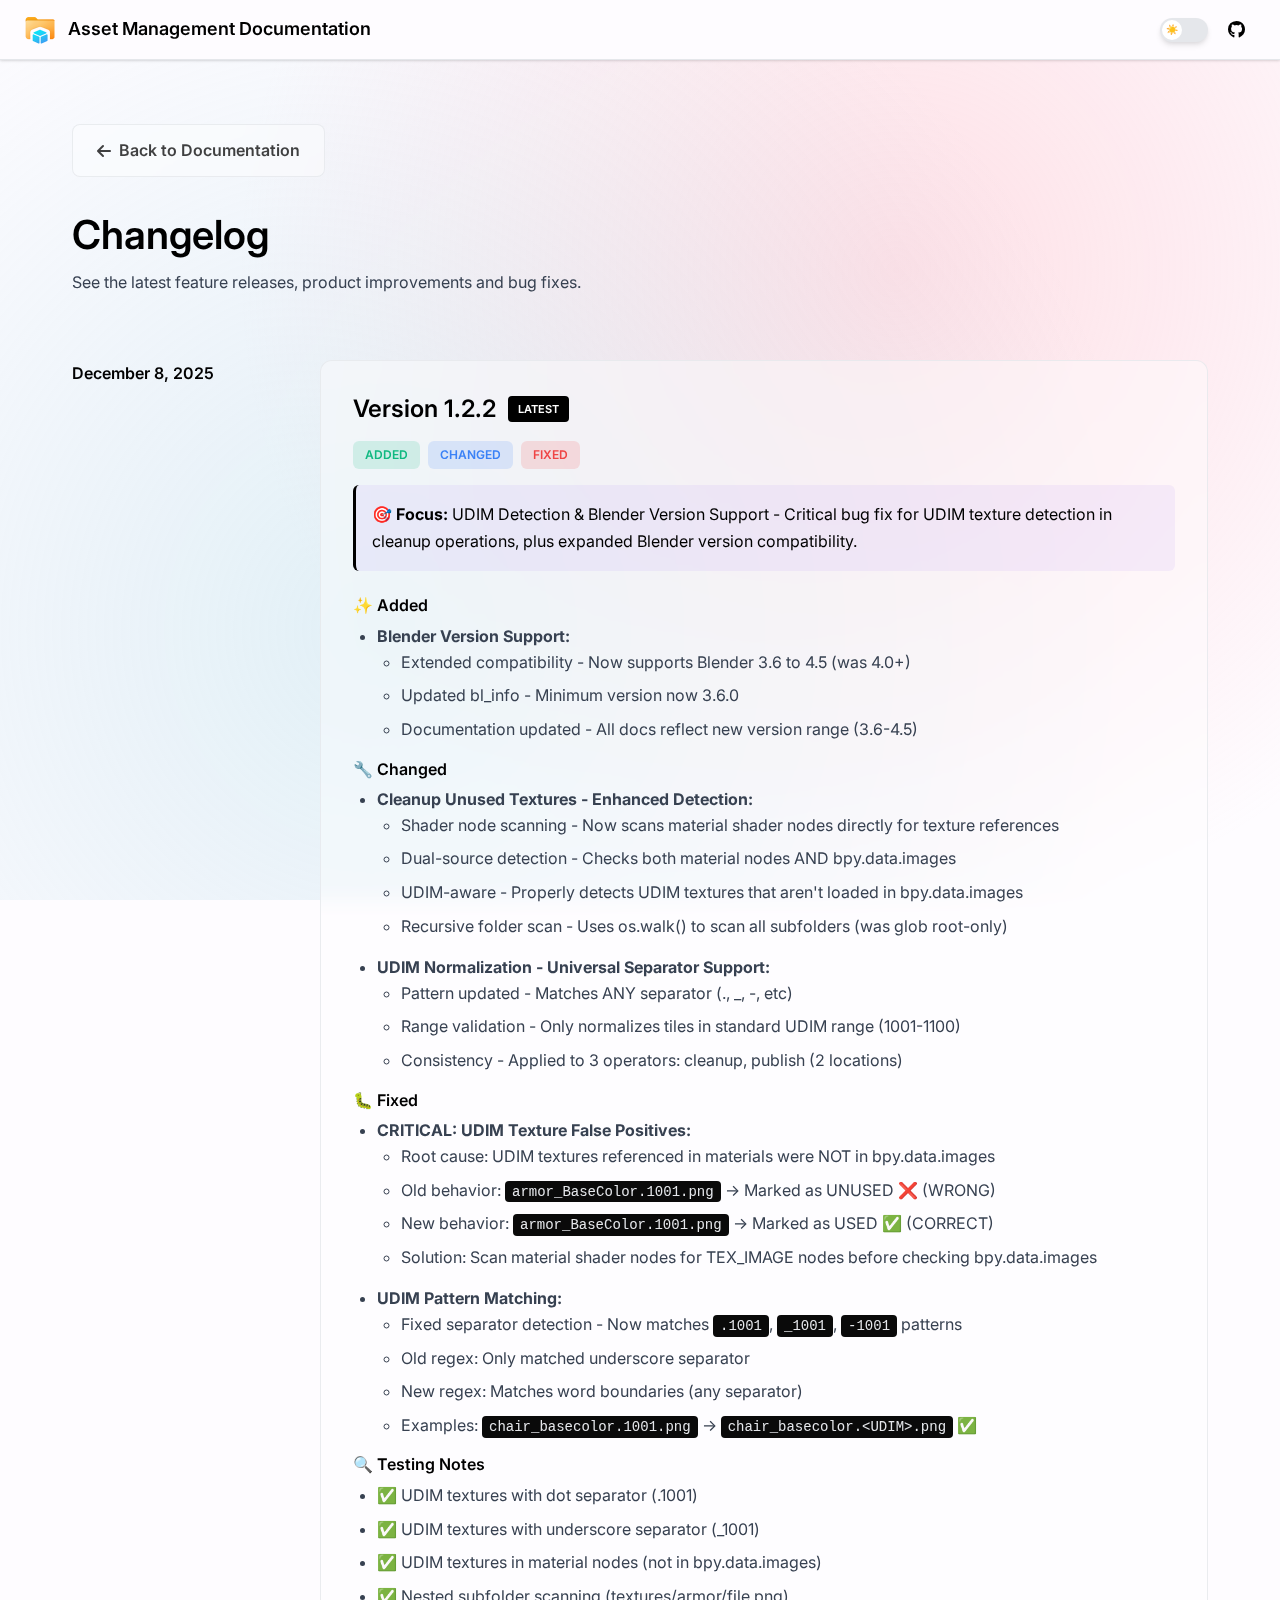
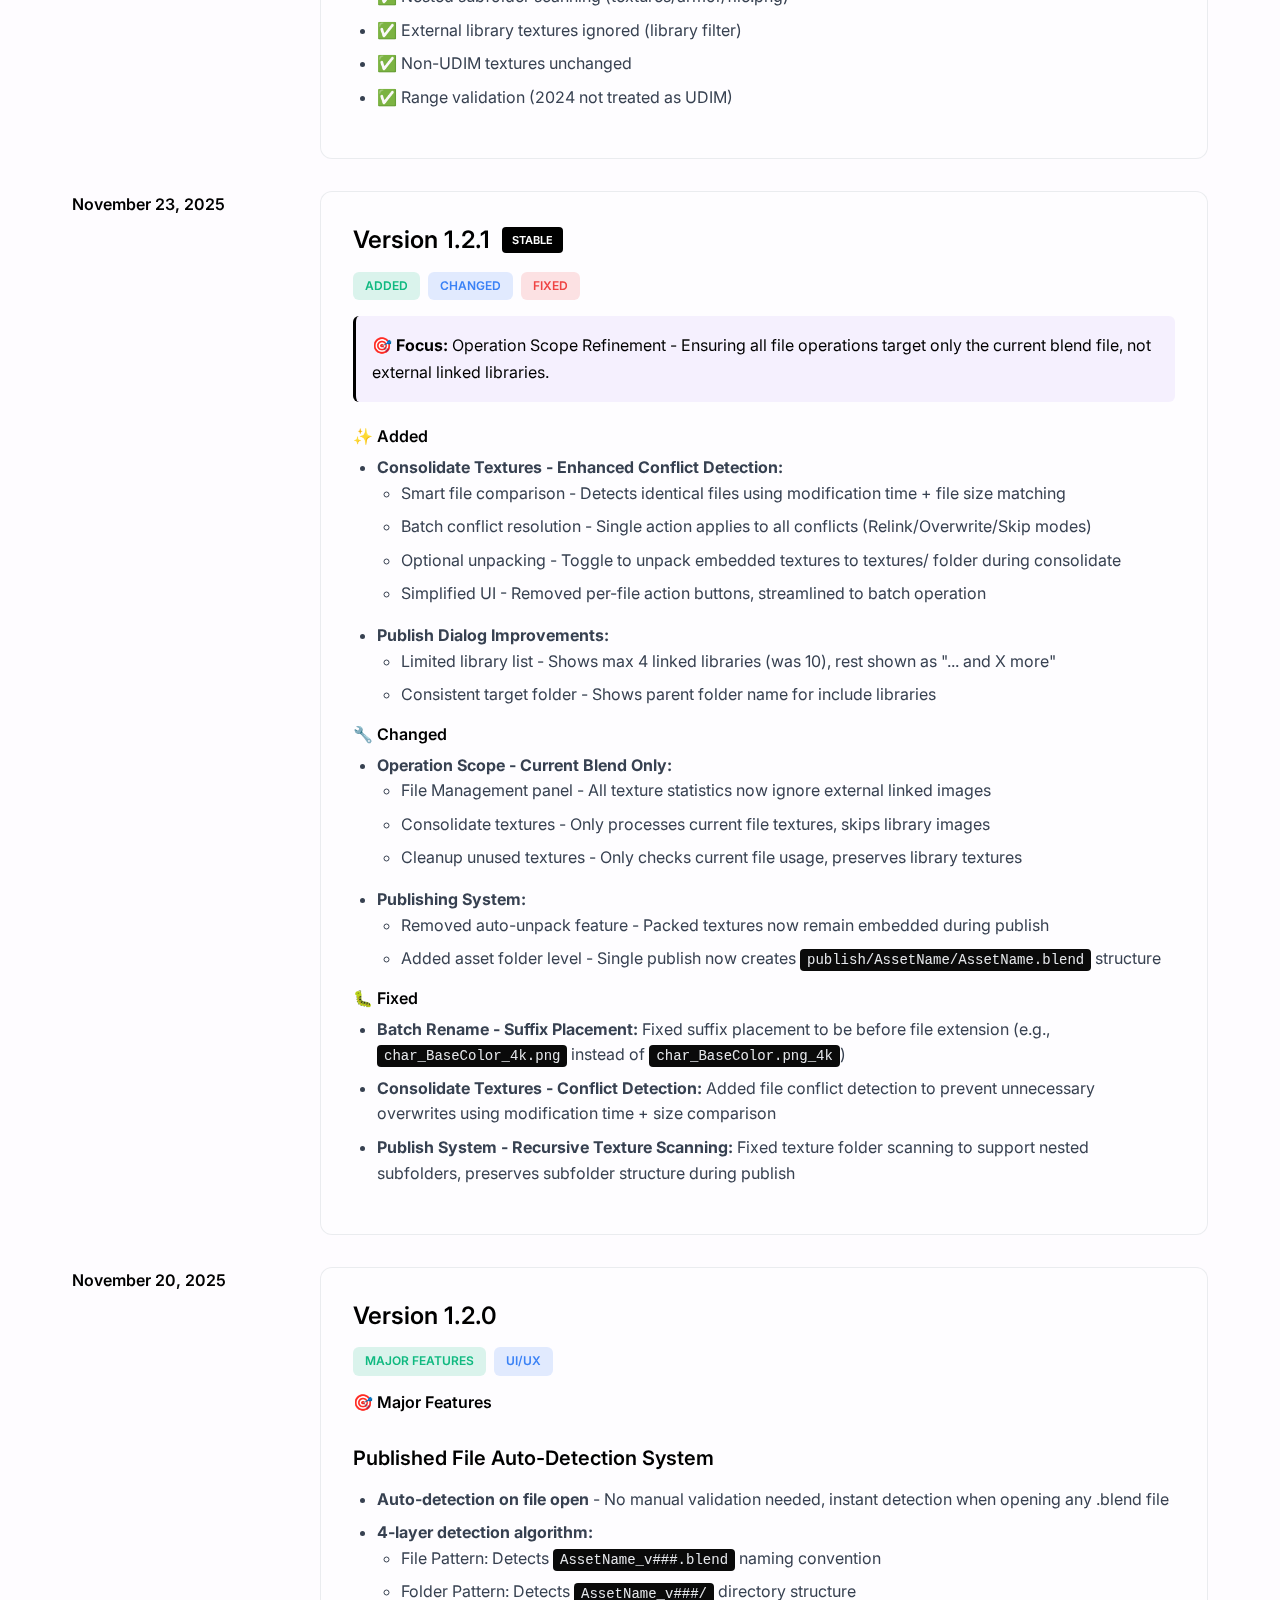
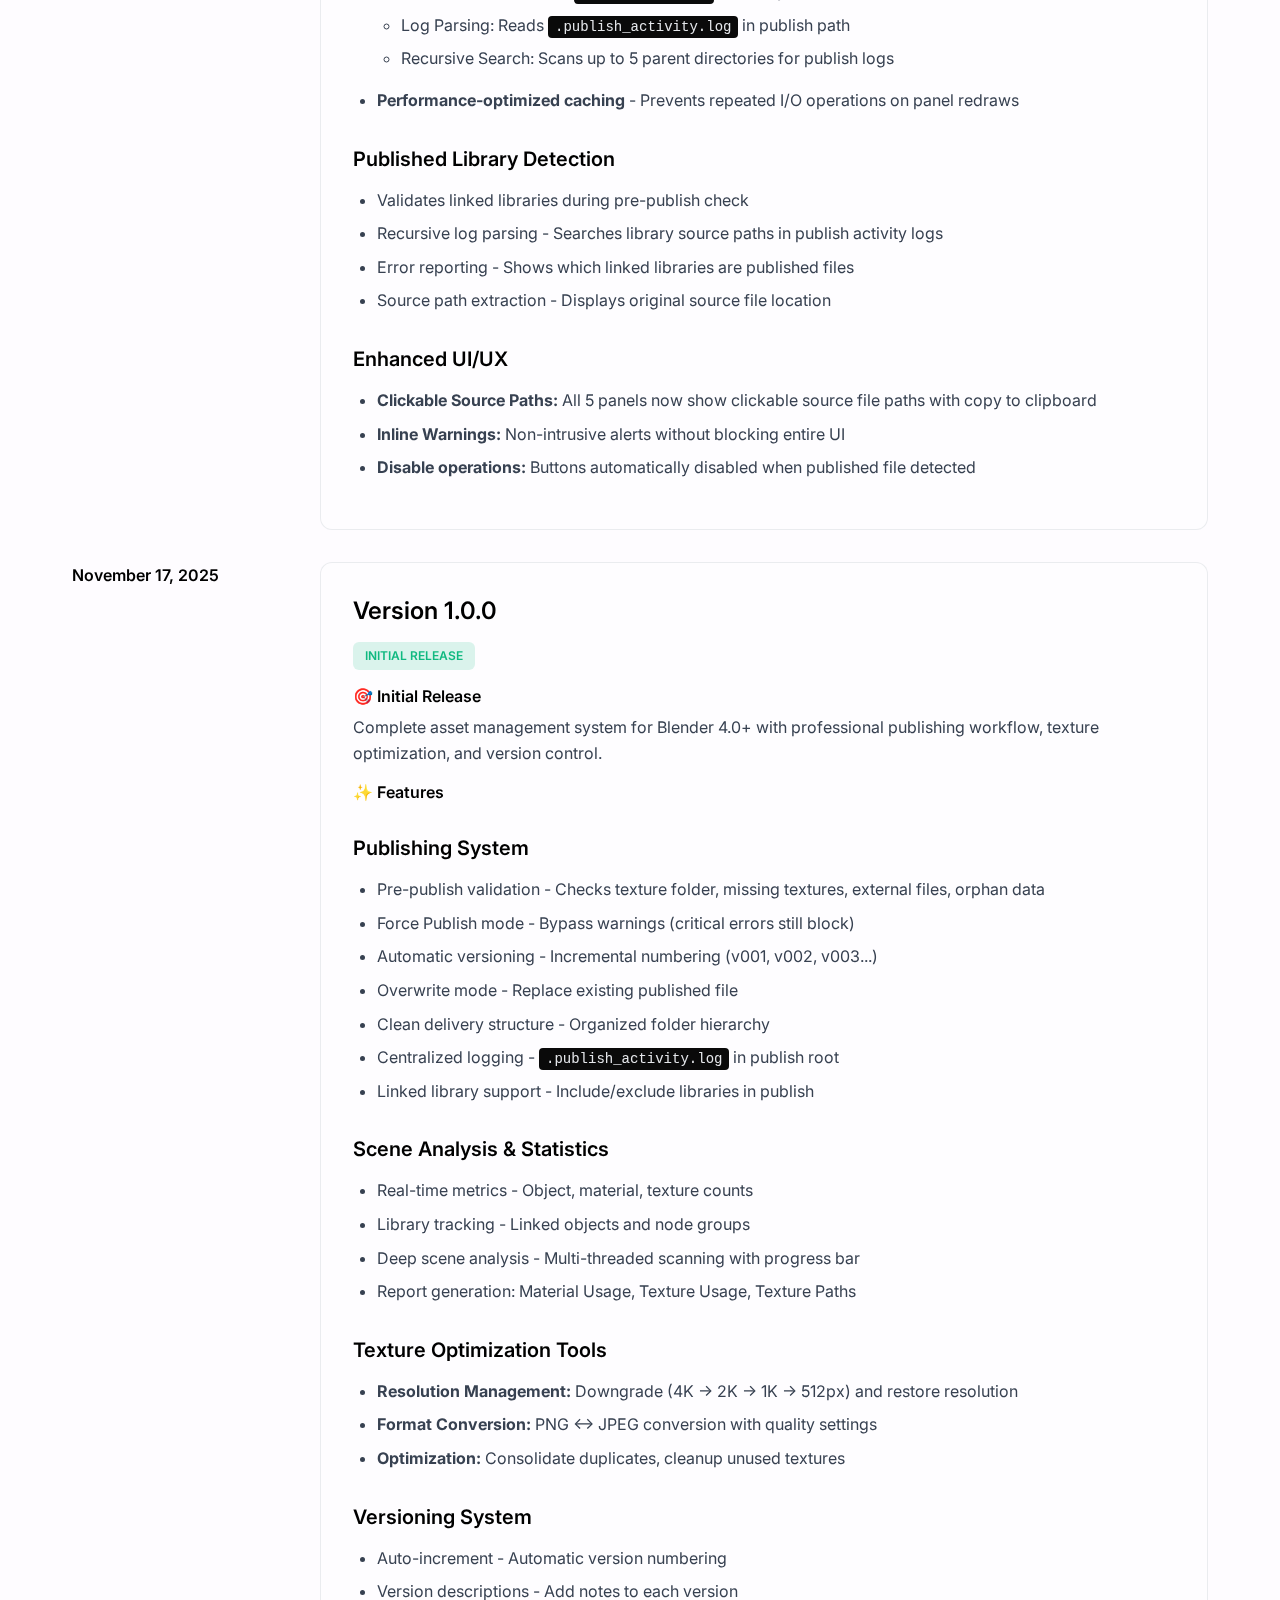
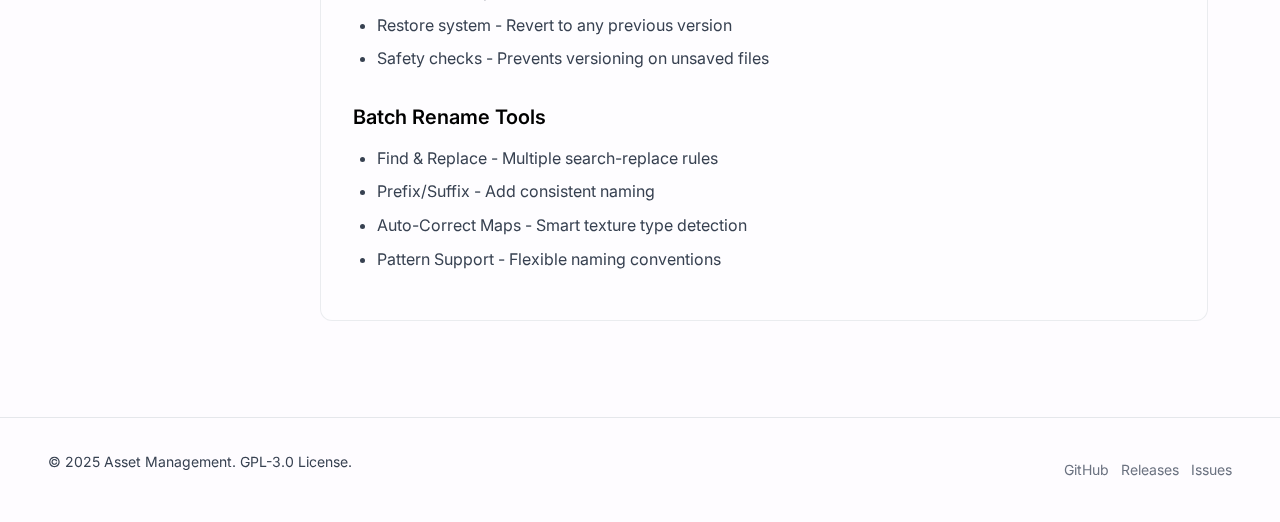
<file: changelog.html>
<!DOCTYPE html>
<html lang="en">
<head>
    <meta charset="UTF-8">
    <meta name="viewport" content="width=device-width, initial-scale=1.0">
    <meta name="description" content="Asset Management Changelog - Latest feature releases, product improvements and bug fixes">
    <title>Changelog - Asset Management</title>
    
    <!-- Favicon -->
    <link rel="icon" type="image/png" href="icon/logo.png">
    
    <!-- Modular CSS -->
    <link rel="stylesheet" href="css/main.css">
    
    <!-- External Fonts & Icons -->
    <link rel="preconnect" href="https://fonts.googleapis.com">
    <link rel="preconnect" href="https://fonts.gstatic.com" crossorigin>
    <link href="https://fonts.googleapis.com/css2?family=Inter:wght@300;400;500;600;700&display=swap" rel="stylesheet">
    <link rel="stylesheet" href="https://cdnjs.cloudflare.com/ajax/libs/font-awesome/6.4.0/css/all.min.css">
    
    <style>
        /* Changelog Specific Styles */
        .changelog-container {
            max-width: 1200px;
            margin: 0 auto;
            padding: 4rem 2rem;
        }
        
        .changelog-header {
            margin-bottom: 4rem;
        }
        
        .changelog-header h1 {
            font-size: 2.5rem;
            margin-bottom: 0.5rem;
            font-weight: 600;
        }
        
        .changelog-header p {
            font-size: 1rem;
            color: var(--text-secondary);
        }
        
        .changelog-timeline {
            display: grid;
            grid-template-columns: 200px 1fr;
            gap: 3rem;
            align-items: start;
        }
        
        .changelog-date {
            font-size: 1rem;
            font-weight: 600;
            color: var(--text-primary);
            position: sticky;
            top: 80px;
        }
        
        .changelog-item {
            margin-bottom: 2rem;
            padding: 2rem;
            background: rgba(255, 255, 255, 0.4);
            backdrop-filter: blur(10px);
            -webkit-backdrop-filter: blur(10px);
            border: 1px solid rgba(229, 231, 235, 0.8);
            border-radius: 12px;
            transition: all 0.3s ease;
        }
        
        [data-theme="dark"] .changelog-item {
            background: rgba(20, 20, 24, 0.5);
            border-color: rgba(60, 56, 70, 0.6);
        }
        
        .changelog-version {
            display: flex;
            align-items: center;
            gap: 0.75rem;
            margin-bottom: 1rem;
        }
        
        .changelog-version h2 {
            font-size: 1.5rem;
            font-weight: 600;
            margin: 0;
        }
        
        .version-badge {
            display: inline-block;
            padding: 0.25rem 0.625rem;
            background: #000000;
            color: white;
            font-size: 0.6875rem;
            font-weight: 600;
            border-radius: 4px;
            text-transform: uppercase;
        }
        
        [data-theme="dark"] .version-badge {
            background: rgba(139, 92, 246, 0.7);
        }
        
        .changelog-tags {
            display: flex;
            gap: 0.5rem;
            flex-wrap: wrap;
            margin-bottom: 1rem;
        }
        
        .changelog-tag {
            padding: 0.25rem 0.75rem;
            background: rgba(0, 0, 0, 0.1);
            border-radius: 6px;
            font-size: 0.75rem;
            font-weight: 600;
            text-transform: uppercase;
        }
        
        .tag-feature { background: rgba(16, 185, 129, 0.15); color: #10B981; }
        .tag-fix { background: rgba(239, 68, 68, 0.15); color: #EF4444; }
        .tag-change { background: rgba(59, 130, 246, 0.15); color: #3B82F6; }
        .tag-remove { background: rgba(245, 158, 11, 0.15); color: #F59E0B; }
        
        .changelog-focus {
            padding: 1rem;
            background: rgba(139, 92, 246, 0.08);
            border-left: 3px solid #000000;
            border-radius: 6px;
            margin-bottom: 1.5rem;
        }
        
        [data-theme="dark"] .changelog-focus {
            border-left-color: rgba(139, 92, 246, 0.9);
        }
        
        .changelog-focus strong {
            color: var(--text-primary);
        }
        
        .changelog-content {
            font-size: 1rem;
            line-height: 1.6;
        }
        
        .changelog-content h3 {
            font-size: 1rem;
            font-weight: 600;
            margin-top: 1rem;
            margin-bottom: 0.5rem;
        }
        
        .changelog-content p {
            margin-bottom: 1rem;
        }
        
        .changelog-content ul {
            margin-left: 1.5rem;
            margin-bottom: 1rem;
        }
        
        .changelog-content li {
            margin-bottom: 0.5rem;
        }
        
        .changelog-content code {
            background: #0A0A0A;
            color: #E5E7EB;
            padding: 0.2em 0.5em;
            border-radius: 4px;
            font-family: 'Consolas', monospace;
            font-size: 0.875em;
        }
        
        .back-link {
            display: inline-flex;
            align-items: center;
            gap: 0.5rem;
            padding: 0.75rem 1.5rem;
            background: rgba(255, 255, 255, 0.4);
            backdrop-filter: blur(10px);
            -webkit-backdrop-filter: blur(10px);
            border: 1px solid rgba(229, 231, 235, 0.8);
            color: rgba(0, 0, 0, 0.75);
            border-radius: 8px;
            font-weight: 600;
            text-decoration: none;
            transition: all 0.2s ease;
            margin-bottom: 2rem;
        }
        
        .back-link:hover {
            color: rgba(0, 0, 0, 1);
        }
        
        [data-theme="dark"] .back-link {
            background: rgba(20, 20, 24, 0.5);
            border-color: rgba(60, 56, 70, 0.6);
            color: rgba(255, 255, 255, 0.75);
        }
        
        [data-theme="dark"] .back-link:hover {
            color: rgba(255, 255, 255, 1);
        }
        
        @media (max-width: 768px) {
            .changelog-timeline {
                grid-template-columns: 1fr;
                gap: 1.5rem;
            }
            
            .changelog-date {
                position: relative;
                top: 0;
                margin-bottom: 1rem;
            }
        }
    </style>
</head>
<body>
    <!-- Header -->
    <header class="header">
        <div class="header-container">
            <div class="header-left">
                <a href="index.html" class="logo">
                    <img src="icon/logo.png" alt="Asset Management Logo" class="logo-icon">
                    <span>Asset Management Documentation</span>
                </a>
            </div>
            <div class="header-right">
                <div class="theme-toggle-wrapper">
                    <input type="checkbox" id="themeToggle" class="theme-toggle-input">
                    <label for="themeToggle" class="theme-toggle-slider">
                        <span class="theme-toggle-icon"></span>
                    </label>
                </div>
                <a href="https://github.com/alfajririzqi/asset_management" target="_blank" class="github-link" aria-label="GitHub Repository">
                    <i class="fab fa-github"></i>
                </a>
            </div>
        </div>
    </header>

    <!-- Changelog Content -->
    <div class="changelog-container" style="margin-top: 60px;">
        <a href="index.html" class="back-link">
            <i class="fas fa-arrow-left"></i>
            Back to Documentation
        </a>
        
        <div class="changelog-header">
            <h1>Changelog</h1>
            <p>See the latest feature releases, product improvements and bug fixes.</p>
        </div>

        <!-- Version 1.2.2 -->
        <div class="changelog-timeline">
            <div class="changelog-date">December 8, 2025</div>
            <div>
                <div class="changelog-item">
                    <div class="changelog-version">
                        <h2>Version 1.2.2</h2>
                        <span class="version-badge">Latest</span>
                    </div>
                    <div class="changelog-tags">
                        <span class="changelog-tag tag-feature">Added</span>
                        <span class="changelog-tag tag-change">Changed</span>
                        <span class="changelog-tag tag-fix">Fixed</span>
                    </div>
            
            <div class="changelog-focus">
                <strong>🎯 Focus:</strong> UDIM Detection & Blender Version Support - Critical bug fix for UDIM texture detection in cleanup operations, plus expanded Blender version compatibility.
            </div>
            
            <div class="changelog-content">
                <h3>✨ Added</h3>
                <ul>
                    <li><strong>Blender Version Support:</strong>
                        <ul>
                            <li>Extended compatibility - Now supports Blender 3.6 to 4.5 (was 4.0+)</li>
                            <li>Updated bl_info - Minimum version now 3.6.0</li>
                            <li>Documentation updated - All docs reflect new version range (3.6-4.5)</li>
                        </ul>
                    </li>
                </ul>

                <h3>🔧 Changed</h3>
                <ul>
                    <li><strong>Cleanup Unused Textures - Enhanced Detection:</strong>
                        <ul>
                            <li>Shader node scanning - Now scans material shader nodes directly for texture references</li>
                            <li>Dual-source detection - Checks both material nodes AND bpy.data.images</li>
                            <li>UDIM-aware - Properly detects UDIM textures that aren't loaded in bpy.data.images</li>
                            <li>Recursive folder scan - Uses os.walk() to scan all subfolders (was glob root-only)</li>
                        </ul>
                    </li>
                    <li><strong>UDIM Normalization - Universal Separator Support:</strong>
                        <ul>
                            <li>Pattern updated - Matches ANY separator (., _, -, etc)</li>
                            <li>Range validation - Only normalizes tiles in standard UDIM range (1001-1100)</li>
                            <li>Consistency - Applied to 3 operators: cleanup, publish (2 locations)</li>
                        </ul>
                    </li>
                </ul>

                <h3>🐛 Fixed</h3>
                <ul>
                    <li><strong>CRITICAL: UDIM Texture False Positives:</strong>
                        <ul>
                            <li>Root cause: UDIM textures referenced in materials were NOT in bpy.data.images</li>
                            <li>Old behavior: <code>armor_BaseColor.1001.png</code> → Marked as UNUSED ❌ (WRONG)</li>
                            <li>New behavior: <code>armor_BaseColor.1001.png</code> → Marked as USED ✅ (CORRECT)</li>
                            <li>Solution: Scan material shader nodes for TEX_IMAGE nodes before checking bpy.data.images</li>
                        </ul>
                    </li>
                    <li><strong>UDIM Pattern Matching:</strong>
                        <ul>
                            <li>Fixed separator detection - Now matches <code>.1001</code>, <code>_1001</code>, <code>-1001</code> patterns</li>
                            <li>Old regex: Only matched underscore separator</li>
                            <li>New regex: Matches word boundaries (any separator)</li>
                            <li>Examples: <code>chair_basecolor.1001.png</code> → <code>chair_basecolor.&lt;UDIM&gt;.png</code> ✅</li>
                        </ul>
                    </li>
                </ul>

                <h3>🔍 Testing Notes</h3>
                <ul>
                    <li>✅ UDIM textures with dot separator (.1001)</li>
                    <li>✅ UDIM textures with underscore separator (_1001)</li>
                    <li>✅ UDIM textures in material nodes (not in bpy.data.images)</li>
                    <li>✅ Nested subfolder scanning (textures/armor/file.png)</li>
                    <li>✅ External library textures ignored (library filter)</li>
                    <li>✅ Non-UDIM textures unchanged</li>
                    <li>✅ Range validation (2024 not treated as UDIM)</li>
                </ul>
            </div>
                </div>
            </div>
        </div>

        <!-- Version 1.2.1 -->
        <div class="changelog-timeline">
            <div class="changelog-date">November 23, 2025</div>
            <div>
                <div class="changelog-item">
                    <div class="changelog-version">
                        <h2>Version 1.2.1</h2>
                        <span class="version-badge">Stable</span>
                    </div>
                    <div class="changelog-tags">
                        <span class="changelog-tag tag-feature">Added</span>
                        <span class="changelog-tag tag-change">Changed</span>
                        <span class="changelog-tag tag-fix">Fixed</span>
                    </div>
            
            <div class="changelog-focus">
                <strong>🎯 Focus:</strong> Operation Scope Refinement - Ensuring all file operations target only the current blend file, not external linked libraries.
            </div>
            
            <div class="changelog-content">
                <h3>✨ Added</h3>
                <ul>
                    <li><strong>Consolidate Textures - Enhanced Conflict Detection:</strong>
                        <ul>
                            <li>Smart file comparison - Detects identical files using modification time + file size matching</li>
                            <li>Batch conflict resolution - Single action applies to all conflicts (Relink/Overwrite/Skip modes)</li>
                            <li>Optional unpacking - Toggle to unpack embedded textures to textures/ folder during consolidate</li>
                            <li>Simplified UI - Removed per-file action buttons, streamlined to batch operation</li>
                        </ul>
                    </li>
                    <li><strong>Publish Dialog Improvements:</strong>
                        <ul>
                            <li>Limited library list - Shows max 4 linked libraries (was 10), rest shown as "... and X more"</li>
                            <li>Consistent target folder - Shows parent folder name for include libraries</li>
                        </ul>
                    </li>
                </ul>

                <h3>🔧 Changed</h3>
                <ul>
                    <li><strong>Operation Scope - Current Blend Only:</strong>
                        <ul>
                            <li>File Management panel - All texture statistics now ignore external linked images</li>
                            <li>Consolidate textures - Only processes current file textures, skips library images</li>
                            <li>Cleanup unused textures - Only checks current file usage, preserves library textures</li>
                        </ul>
                    </li>
                    <li><strong>Publishing System:</strong>
                        <ul>
                            <li>Removed auto-unpack feature - Packed textures now remain embedded during publish</li>
                            <li>Added asset folder level - Single publish now creates <code>publish/AssetName/AssetName.blend</code> structure</li>
                        </ul>
                    </li>
                </ul>

                <h3>🐛 Fixed</h3>
                <ul>
                    <li><strong>Batch Rename - Suffix Placement:</strong> Fixed suffix placement to be before file extension (e.g., <code>char_BaseColor_4k.png</code> instead of <code>char_BaseColor.png_4k</code>)</li>
                    <li><strong>Consolidate Textures - Conflict Detection:</strong> Added file conflict detection to prevent unnecessary overwrites using modification time + size comparison</li>
                    <li><strong>Publish System - Recursive Texture Scanning:</strong> Fixed texture folder scanning to support nested subfolders, preserves subfolder structure during publish</li>
                </ul>
            </div>
                </div>
            </div>
        </div>

        <!-- Version 1.2.0 -->
        <div class="changelog-timeline">
            <div class="changelog-date">November 20, 2025</div>
            <div>
                <div class="changelog-item">
                    <div class="changelog-version">
                        <h2>Version 1.2.0</h2>
                    </div>
                    <div class="changelog-tags">
                        <span class="changelog-tag tag-feature">Major Features</span>
                        <span class="changelog-tag tag-change">UI/UX</span>
                    </div>
            
            <div class="changelog-content">
                <h3>🎯 Major Features</h3>
                
                <h4>Published File Auto-Detection System</h4>
                <ul>
                    <li><strong>Auto-detection on file open</strong> - No manual validation needed, instant detection when opening any .blend file</li>
                    <li><strong>4-layer detection algorithm:</strong>
                        <ul>
                            <li>File Pattern: Detects <code>AssetName_v###.blend</code> naming convention</li>
                            <li>Folder Pattern: Detects <code>AssetName_v###/</code> directory structure</li>
                            <li>Log Parsing: Reads <code>.publish_activity.log</code> in publish path</li>
                            <li>Recursive Search: Scans up to 5 parent directories for publish logs</li>
                        </ul>
                    </li>
                    <li><strong>Performance-optimized caching</strong> - Prevents repeated I/O operations on panel redraws</li>
                </ul>

                <h4>Published Library Detection</h4>
                <ul>
                    <li>Validates linked libraries during pre-publish check</li>
                    <li>Recursive log parsing - Searches library source paths in publish activity logs</li>
                    <li>Error reporting - Shows which linked libraries are published files</li>
                    <li>Source path extraction - Displays original source file location</li>
                </ul>

                <h4>Enhanced UI/UX</h4>
                <ul>
                    <li><strong>Clickable Source Paths:</strong> All 5 panels now show clickable source file paths with copy to clipboard</li>
                    <li><strong>Inline Warnings:</strong> Non-intrusive alerts without blocking entire UI</li>
                    <li><strong>Disable operations:</strong> Buttons automatically disabled when published file detected</li>
                </ul>
            </div>
                </div>
            </div>
        </div>

        <!-- Version 1.0.0 -->
        <div class="changelog-timeline">
            <div class="changelog-date">November 17, 2025</div>
            <div>
                <div class="changelog-item">
                    <div class="changelog-version">
                        <h2>Version 1.0.0</h2>
                    </div>
                    <div class="changelog-tags">
                        <span class="changelog-tag tag-feature">Initial Release</span>
                    </div>
            
            <div class="changelog-content">
                <h3>🎯 Initial Release</h3>
                <p>Complete asset management system for Blender 4.0+ with professional publishing workflow, texture optimization, and version control.</p>

                <h3>✨ Features</h3>
                
                <h4>Publishing System</h4>
                <ul>
                    <li>Pre-publish validation - Checks texture folder, missing textures, external files, orphan data</li>
                    <li>Force Publish mode - Bypass warnings (critical errors still block)</li>
                    <li>Automatic versioning - Incremental numbering (v001, v002, v003...)</li>
                    <li>Overwrite mode - Replace existing published file</li>
                    <li>Clean delivery structure - Organized folder hierarchy</li>
                    <li>Centralized logging - <code>.publish_activity.log</code> in publish root</li>
                    <li>Linked library support - Include/exclude libraries in publish</li>
                </ul>

                <h4>Scene Analysis & Statistics</h4>
                <ul>
                    <li>Real-time metrics - Object, material, texture counts</li>
                    <li>Library tracking - Linked objects and node groups</li>
                    <li>Deep scene analysis - Multi-threaded scanning with progress bar</li>
                    <li>Report generation: Material Usage, Texture Usage, Texture Paths</li>
                </ul>

                <h4>Texture Optimization Tools</h4>
                <ul>
                    <li><strong>Resolution Management:</strong> Downgrade (4K → 2K → 1K → 512px) and restore resolution</li>
                    <li><strong>Format Conversion:</strong> PNG ↔ JPEG conversion with quality settings</li>
                    <li><strong>Optimization:</strong> Consolidate duplicates, cleanup unused textures</li>
                </ul>

                <h4>Versioning System</h4>
                <ul>
                    <li>Auto-increment - Automatic version numbering</li>
                    <li>Version descriptions - Add notes to each version</li>
                    <li>Restore system - Revert to any previous version</li>
                    <li>Safety checks - Prevents versioning on unsaved files</li>
                </ul>

                <h4>Batch Rename Tools</h4>
                <ul>
                    <li>Find & Replace - Multiple search-replace rules</li>
                    <li>Prefix/Suffix - Add consistent naming</li>
                    <li>Auto-Correct Maps - Smart texture type detection</li>
                    <li>Pattern Support - Flexible naming conventions</li>
                </ul>
            </div>
                </div>
            </div>
        </div>
    </div>

    <!-- Footer -->
    <footer class="footer">
        <div class="footer-container">
            <div class="footer-left">
                <p>&copy; 2025 Asset Management. GPL-3.0 License.</p>
            </div>
            <div class="footer-right">
                <a href="https://github.com/alfajririzqi/asset_management" target="_blank">GitHub</a>
                <a href="https://github.com/alfajririzqi/asset_management/releases" target="_blank">Releases</a>
                <a href="https://github.com/alfajririzqi/asset_management/issues" target="_blank">Issues</a>
            </div>
        </div>
    </footer>

    <!-- JavaScript -->
    <script src="js/script.js"></script>
</body>
</html>
</file>
<file: css/main.css>
/* Asset Management Documentation */

@import url('base.css');
@import url('layout.css');
@import url('components.css');
@import url('responsive.css');
</file>
